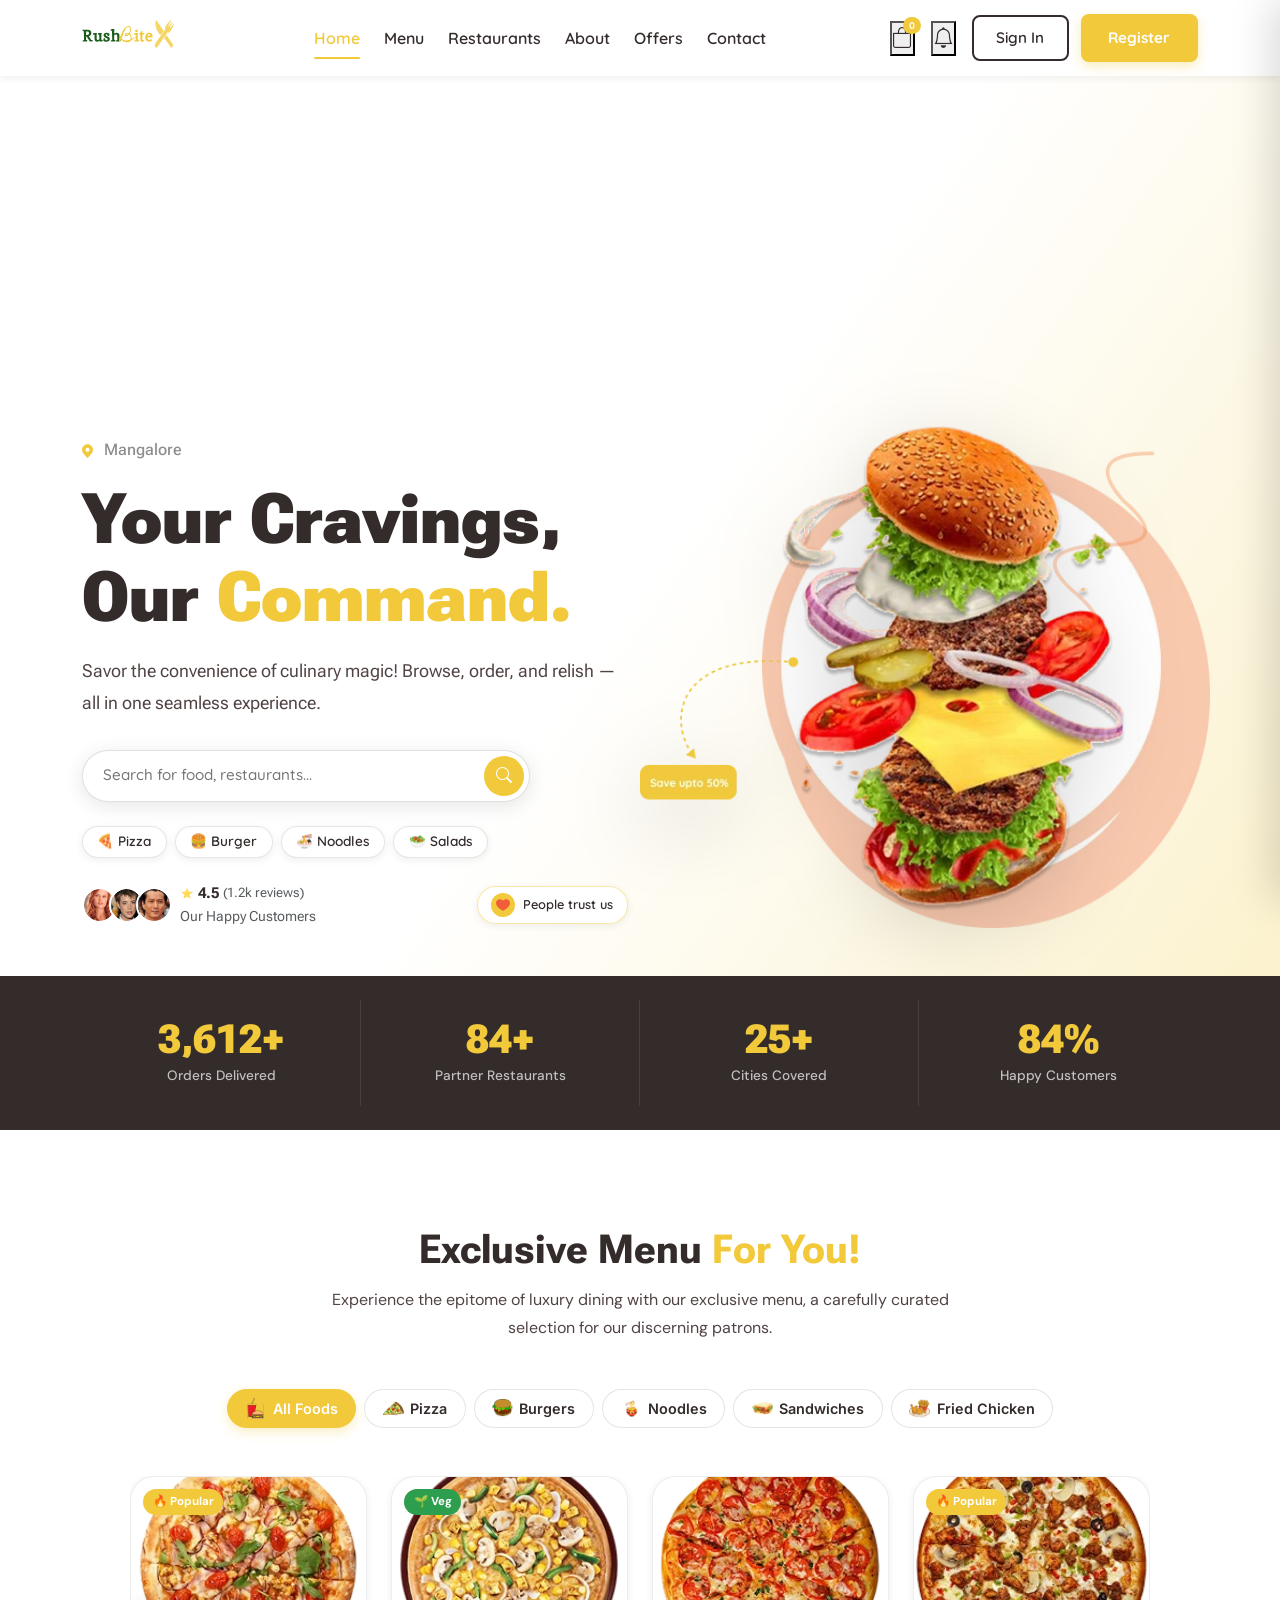
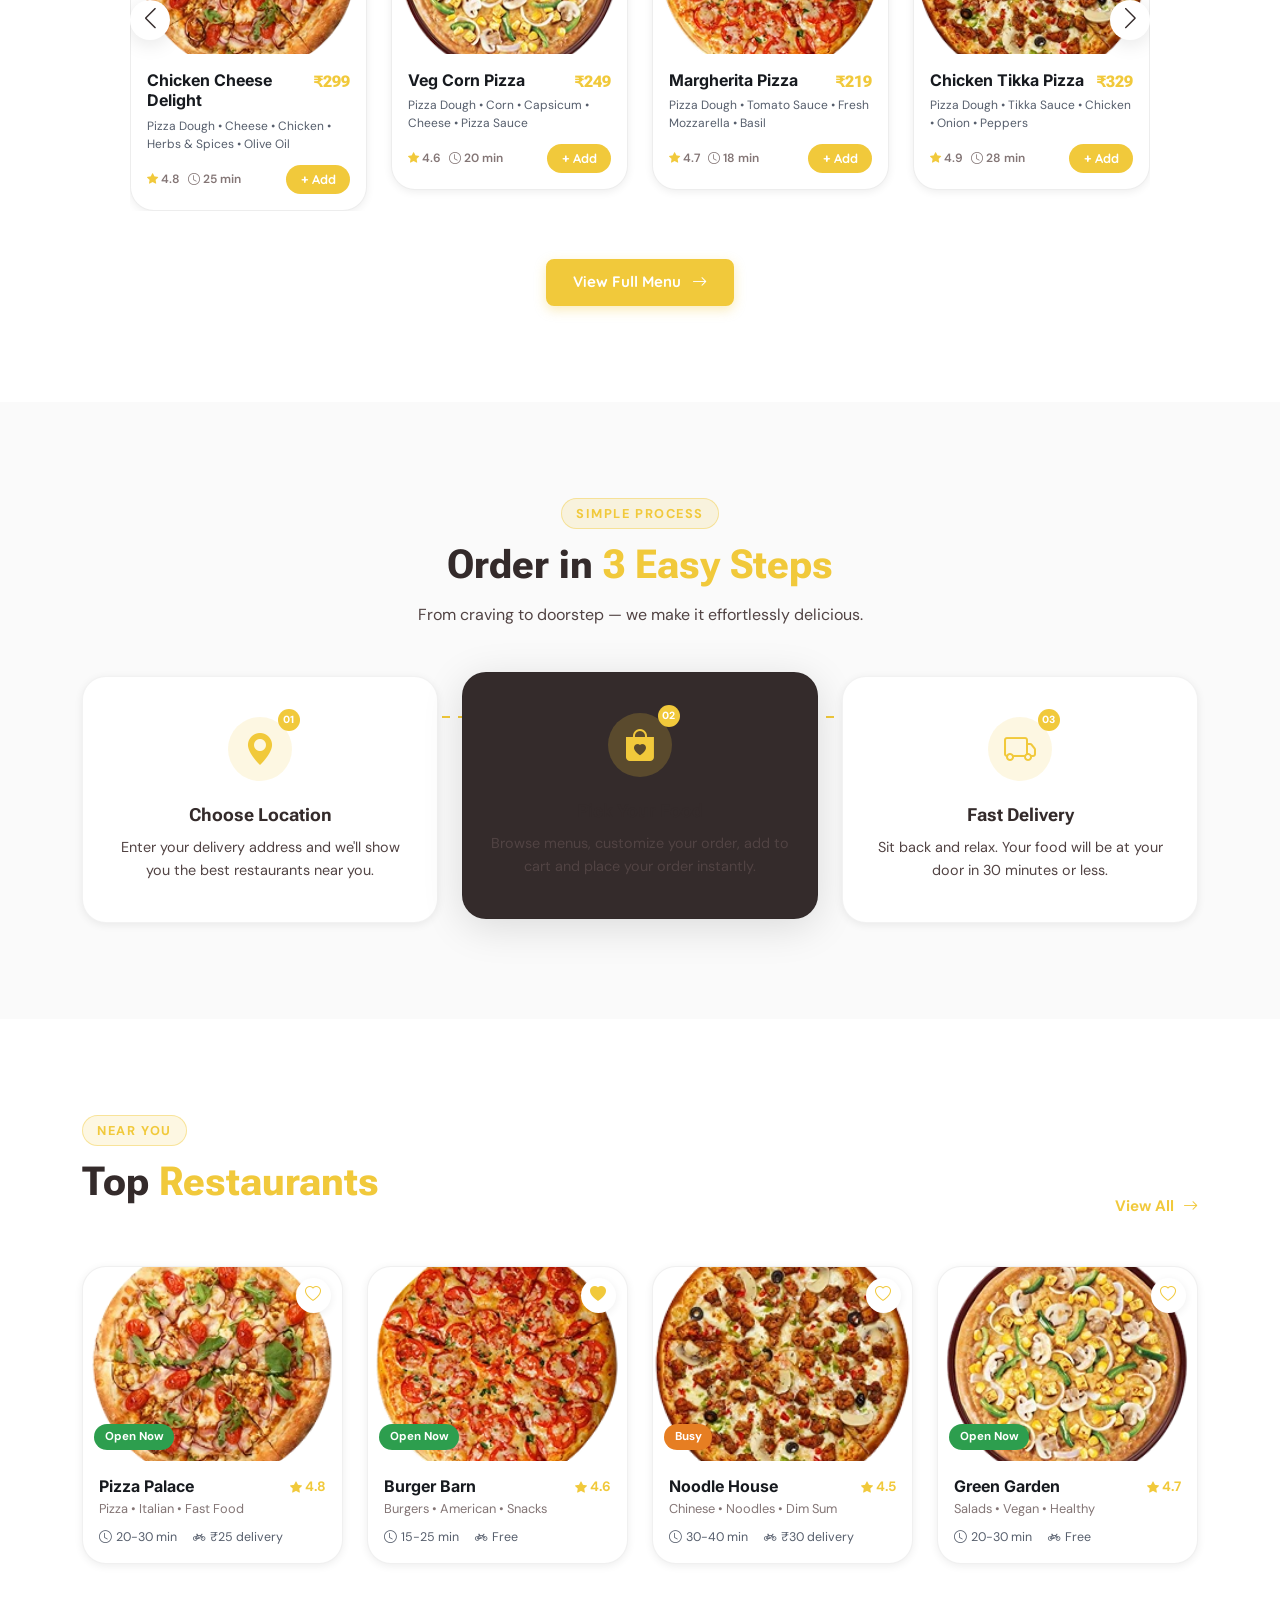
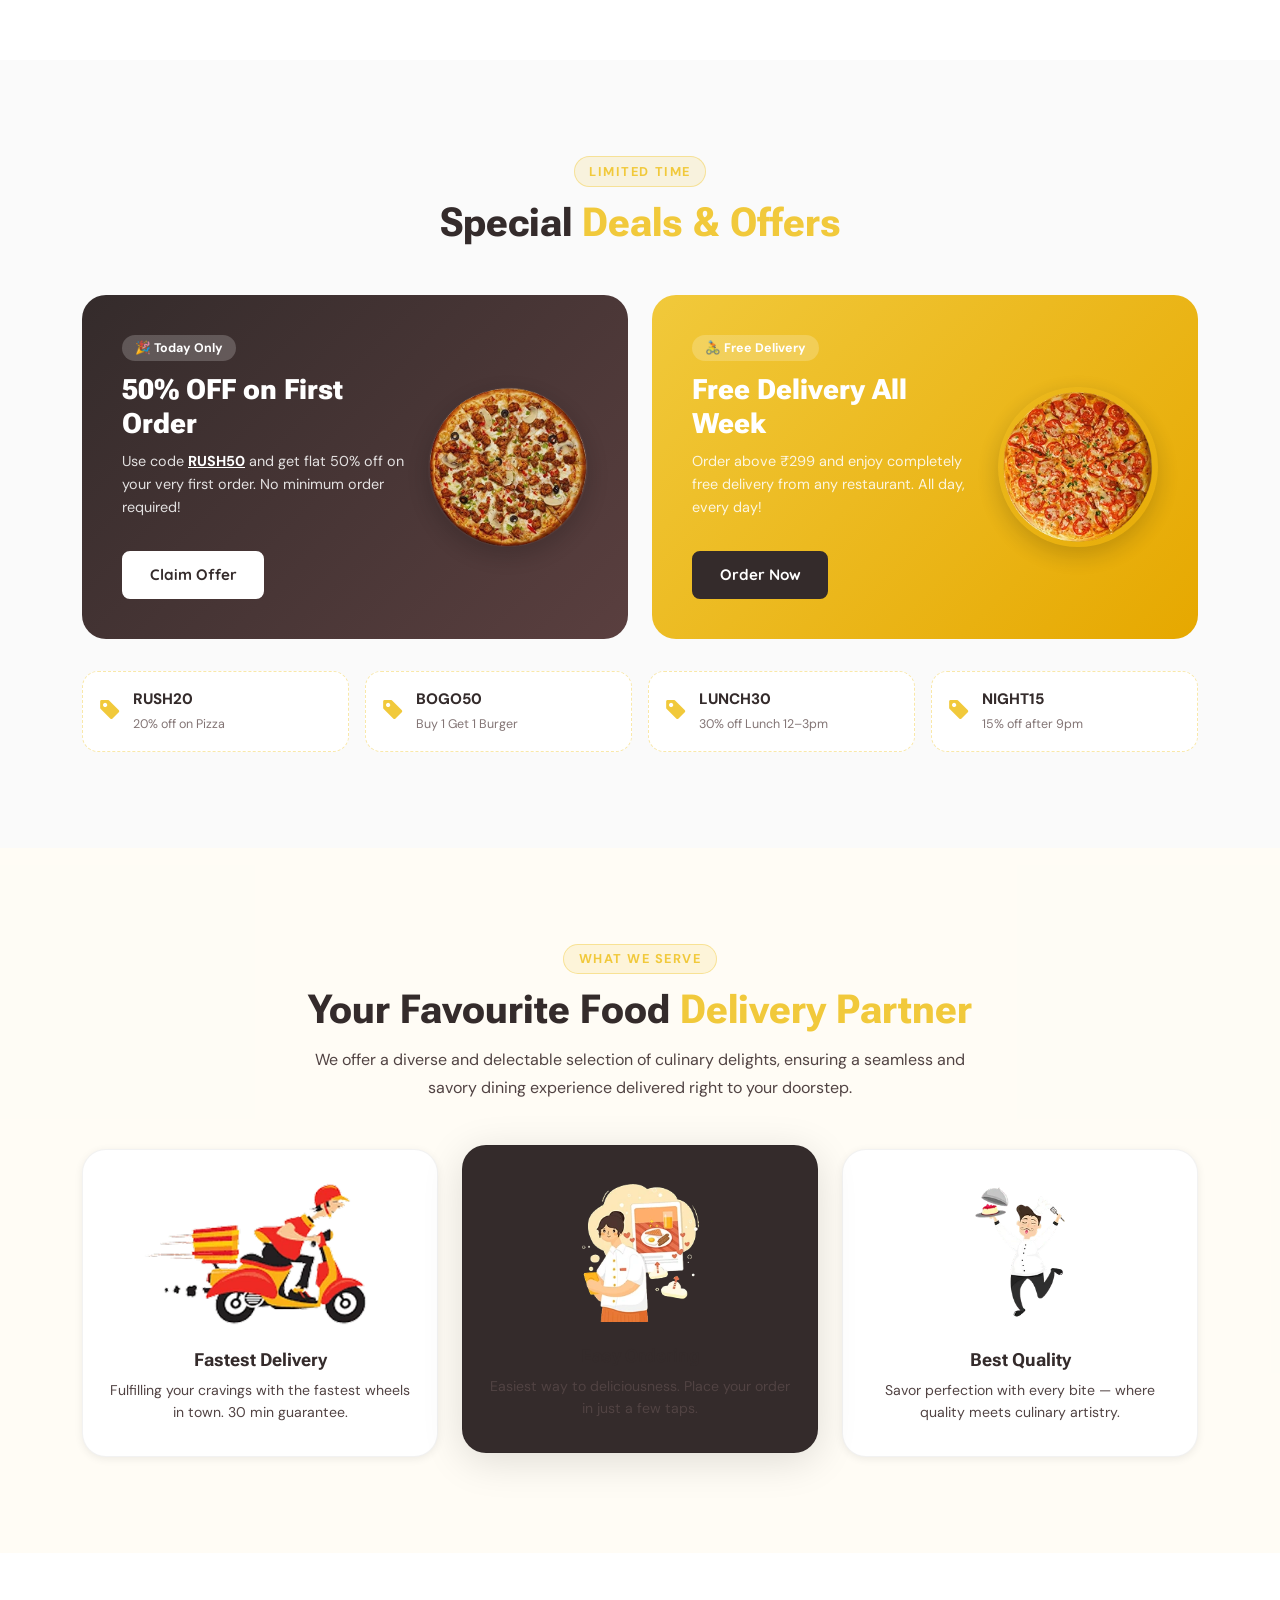
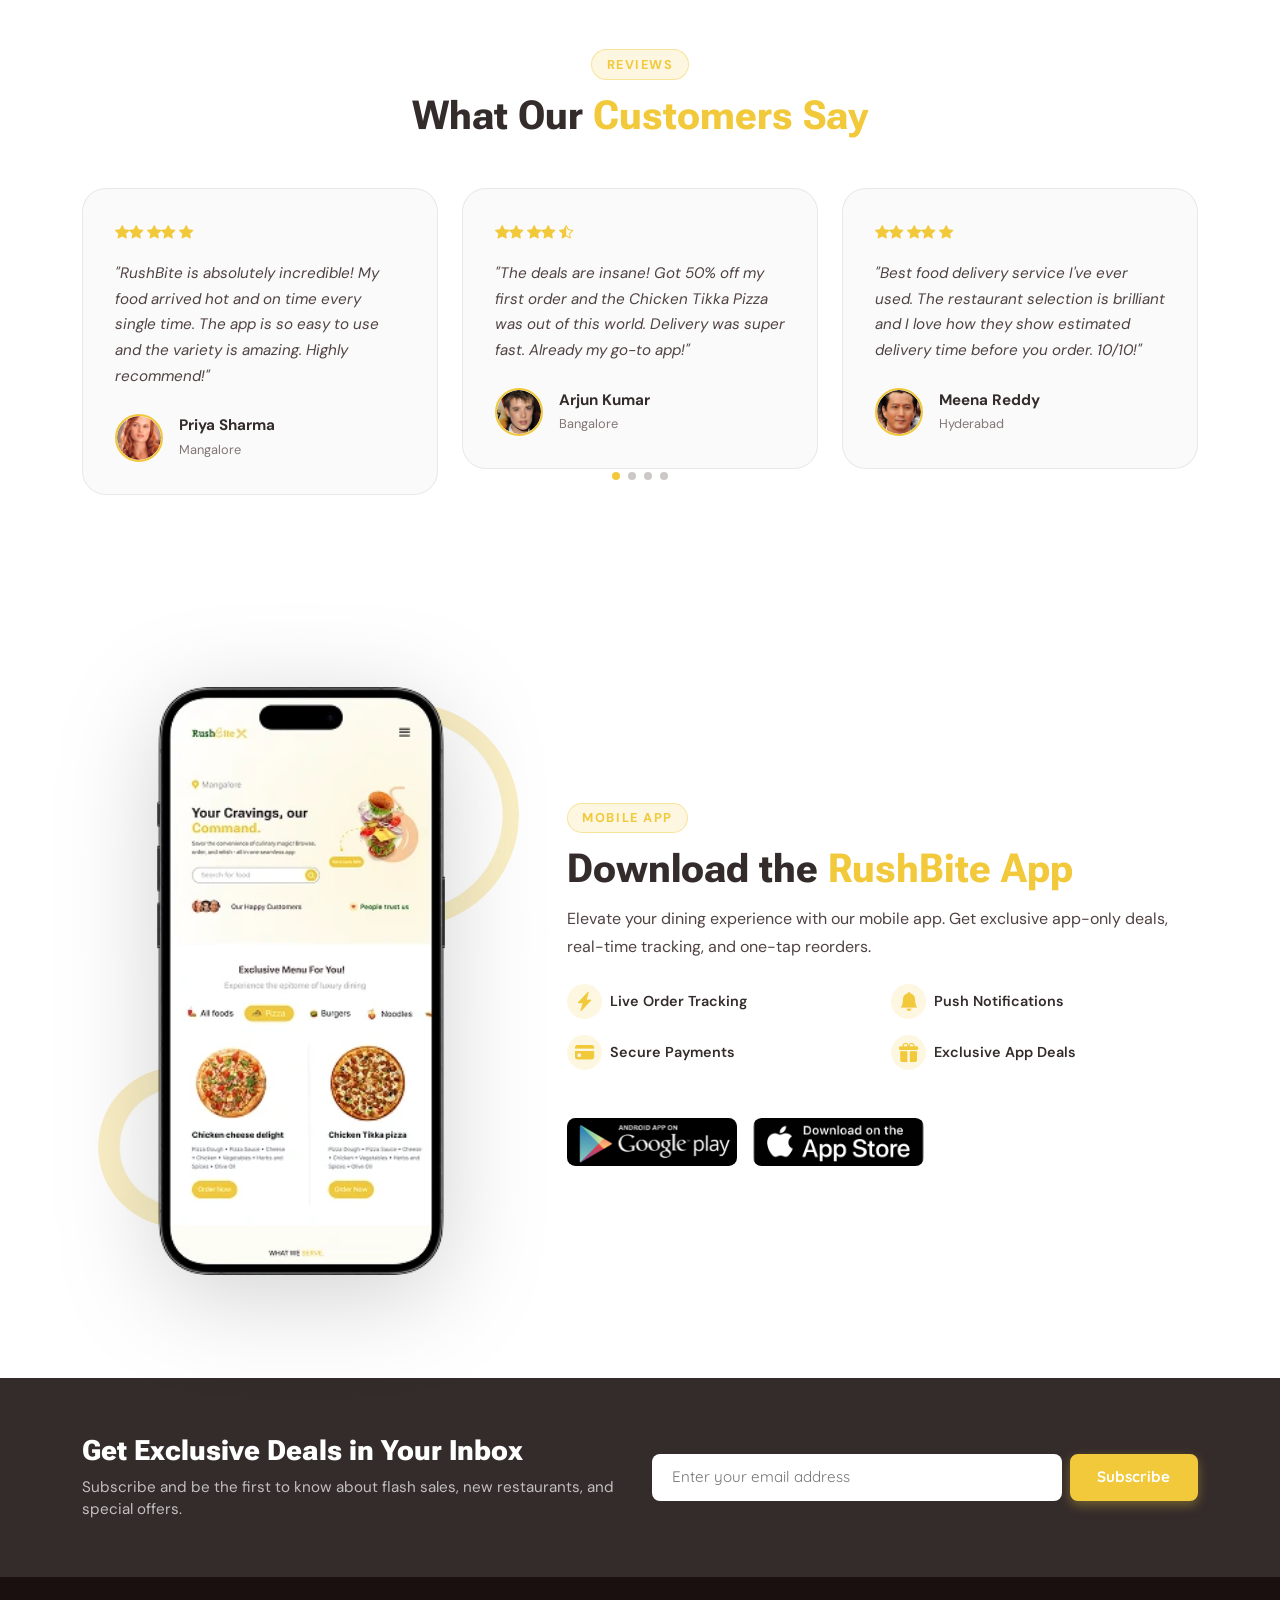
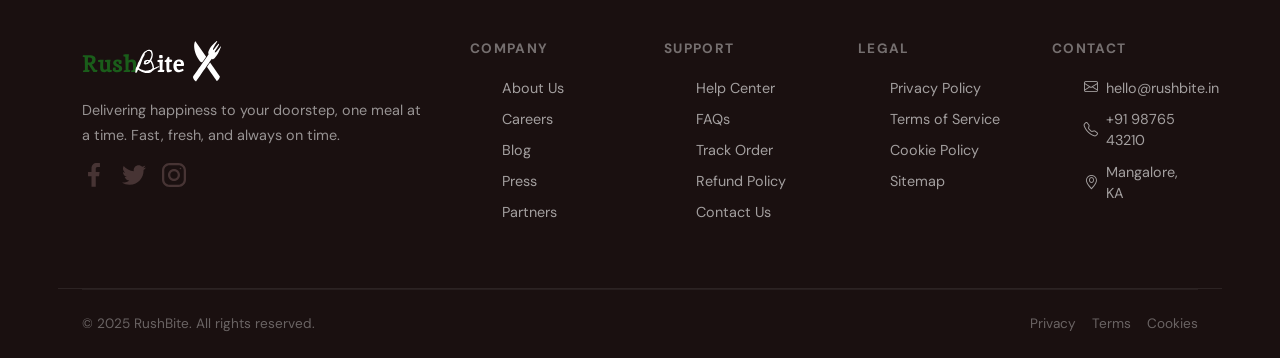
<file: index.html>
<!DOCTYPE html>
<html lang="en">

<head>
    <meta charset="UTF-8">
    <meta name="viewport" content="width=device-width, initial-scale=1.0">
    <title>RushBite — Order Food Fast</title>

    <!-- Fonts -->
    <link rel="preconnect" href="https://fonts.googleapis.com">
    <link rel="preconnect" href="https://fonts.gstatic.com" crossorigin>
    <link href="https://fonts.googleapis.com/css2?family=DM+Sans:ital,opsz,wght@0,9..40,100..1000;1,9..40,100..1000&family=Inter:ital,opsz,wght@0,14..32,100..900;1,14..32,100..900&family=Quicksand:wght@300..700&family=Roboto+Flex:opsz,wght@8..144,100..1000&display=swap" rel="stylesheet">

    <!-- Bootstrap 5 -->
    <link href="https://cdn.jsdelivr.net/npm/bootstrap@5.3.3/dist/css/bootstrap.min.css" rel="stylesheet">

    <!-- Bootstrap Icons -->
    <link rel="stylesheet" href="https://cdn.jsdelivr.net/npm/bootstrap-icons@1.11.3/font/bootstrap-icons.min.css">

    <!-- Swiper -->
    <link rel="stylesheet" href="https://cdn.jsdelivr.net/npm/swiper@11/swiper-bundle.min.css">

    <!-- Custom CSS -->
    <link rel="stylesheet" href="./assets/css/style.css">
</head>

<body>

<!-- ==================== NAVBAR ==================== -->
<nav class="navbar navbar-expand-lg rb-navbar sticky-top quicksand">
    <div class="container">
        <a class="navbar-brand" href="#">
            <img src="./assets/icons/logo.svg" alt="RushBite" height="36">
        </a>

        <div class="d-flex align-items-center gap-3 d-lg-none">
            <button class="nav-icon-btn position-relative" onclick="openCart()">
                <i class="bi bi-bag"></i>
                <span class="cart-badge" id="cartBadgeMobile">0</span>
            </button>
            <button class="navbar-toggler rb-toggler" type="button" data-bs-toggle="offcanvas" data-bs-target="#mobileMenu">
                <span></span><span></span><span></span>
            </button>
        </div>

        <div class="collapse navbar-collapse justify-content-center" id="navbarNav">
            <ul class="navbar-nav gap-lg-4">
                <li class="nav-item"><a class="nav-link active" href="#hero">Home</a></li>
                <li class="nav-item"><a class="nav-link" href="#menu">Menu</a></li>
                <li class="nav-item"><a class="nav-link" href="#restaurants">Restaurants</a></li>
                <li class="nav-item"><a class="nav-link" href="#about">About</a></li>
                <li class="nav-item"><a class="nav-link" href="#offers">Offers</a></li>
                <li class="nav-item"><a class="nav-link" href="#contact">Contact</a></li>
            </ul>
        </div>

        <div class="d-none d-lg-flex align-items-center gap-3">
            <button class="nav-icon-btn position-relative" onclick="openCart()" id="cartNavBtn">
                <i class="bi bi-bag"></i>
                <span class="cart-badge" id="cartBadgeDesktop">0</span>
            </button>
            <button class="nav-icon-btn position-relative" id="bellBtn" onclick="toggleNotifications(event)">
                <i class="bi bi-bell"></i>
                <span class="notif-dot" id="notifDot"></span>
            </button>
            <!-- Notification Dropdown -->
            <div class="notif-dropdown" id="notifDropdown">
                <div class="notif-dropdown-header">
                    <span>Notifications</span>
                    <button class="notif-clear" id="notifClearBtn" onclick="clearNotifications()">Clear all</button>
                </div>
                <div id="notifList"></div>
            </div>
            <div id="navAuthDesktop">
                <a href="login.html" class="rb-btn-outline">Sign In</a>
                <a href="signup.html" class="rb-btn ms-2">Register</a>
            </div>
            <div id="navUserDesktop" class="d-none align-items-center gap-2">
                <span class="user-greeting" id="userGreeting"></span>
                <button class="rb-btn-outline" onclick="logout()">Logout</button>
            </div>
        </div>
    </div>
</nav>

<!-- Mobile Offcanvas -->
<div class="offcanvas offcanvas-end rb-offcanvas" id="mobileMenu">
    <div class="offcanvas-header">
        <img src="./assets/icons/logo.svg" alt="RushBite" height="32">
        <button type="button" class="btn-close" data-bs-dismiss="offcanvas"></button>
    </div>
    <div class="offcanvas-body">
        <ul class="nav flex-column gap-2 mb-4">
            <li><a href="#hero" class="offcanvas-link" data-bs-dismiss="offcanvas">Home</a></li>
            <li><a href="#menu" class="offcanvas-link" data-bs-dismiss="offcanvas">Menu</a></li>
            <li><a href="#restaurants" class="offcanvas-link" data-bs-dismiss="offcanvas">Restaurants</a></li>
            <li><a href="#about" class="offcanvas-link" data-bs-dismiss="offcanvas">About</a></li>
            <li><a href="#offers" class="offcanvas-link" data-bs-dismiss="offcanvas">Offers</a></li>
            <li><a href="#contact" class="offcanvas-link" data-bs-dismiss="offcanvas">Contact</a></li>
        </ul>
        <div id="navAuthMobile" class="d-flex flex-column gap-2">
            <a href="login.html" class="rb-btn-outline text-center">Sign In</a>
            <a href="signup.html" class="rb-btn text-center">Register</a>
        </div>
        <div id="navUserMobile" class="d-none flex-column gap-2">
            <span class="user-greeting" id="userGreetingMobile"></span>
            <button class="rb-btn-outline" onclick="logout()">Logout</button>
        </div>
    </div>
</div>

<!-- ==================== HERO ==================== -->
<section class="hero-section" id="hero">
    <div class="container">
        <div class="row align-items-end min-vh-hero">
            <div class="col-lg-6 col-md-7 hero-content roboto">
                <a href="#" class="location-tag">
                    <img src="./assets/icons/carbon_location-filled.svg" alt="location">
                    <span>Mangalore</span>
                </a>
                <h1 class="hero-heading">Your Cravings, <br>Our <span>Command.</span></h1>
                <p class="hero-para">Savor the convenience of culinary magic! Browse, order, and relish — all in one seamless experience.</p>

                <form class="hero-search quicksand" onsubmit="return false;">
                    <input type="search" placeholder="Search for food, restaurants...">
                    <button type="submit" onclick="showSearchNotAvailable(event)"><i class="bi bi-search"></i></button>
                </form>

                <div class="hero-pills d-flex flex-wrap gap-2 mb-4">
                    <span class="pill">🍕 Pizza</span>
                    <span class="pill">🍔 Burger</span>
                    <span class="pill">🍜 Noodles</span>
                    <span class="pill">🥗 Salads</span>
                </div>

                <div class="hero-rating d-flex align-items-center gap-2">
                    <div class="avatar-stack d-flex">
                        <img src="./assets/icons/Ellipse-10.svg" alt="customer">
                        <img src="./assets/icons/Ellipse-11.svg" alt="customer">
                        <img src="./assets/icons/Ellipse-12.svg" alt="customer">
                    </div>
                    <div>
                        <div class="stars d-flex align-items-center gap-1">
                            <img src="./assets/icons/material-symbols_star.svg" alt="star">
                            <strong>4.5</strong>
                            <span class="text-muted">(1.2k reviews)</span>
                        </div>
                        <small class="text-muted">Our Happy Customers</small>
                    </div>
                    <div class="trust-pill ms-auto d-flex align-items-center gap-2">
                        <img src="./assets/icons/Frame.svg" alt="trust">
                        <span>People trust us</span>
                    </div>
                </div>
            </div>

            <div class="col-lg-6 col-md-5 hero-image-wrap d-none d-md-flex">
                <img class="hero-bg-circle" src="./assets/images/right-image-bg.webp" loading="lazy" alt="">
                <img class="hero-burger" src="./assets/images/right-image.webp" loading="lazy" alt="food">
            </div>
        </div>
    </div>
</section>

<!-- ==================== STATS BAR ==================== -->
<section class="stats-bar">
    <div class="container">
        <div class="row g-0 stats-inner">
            <div class="col-6 col-md-3 stat-item">
                <h3 class="stat-num" data-target="5000">0+</h3>
                <p>Orders Delivered</p>
            </div>
            <div class="col-6 col-md-3 stat-item">
                <h3 class="stat-num" data-target="120">0+</h3>
                <p>Partner Restaurants</p>
            </div>
            <div class="col-6 col-md-3 stat-item">
                <h3 class="stat-num" data-target="25">0+</h3>
                <p>Cities Covered</p>
            </div>
            <div class="col-6 col-md-3 stat-item">
                <h3 class="stat-num" data-target="98">0%</h3>
                <p>Happy Customers</p>
            </div>
        </div>
    </div>
</section>

<!-- ==================== EXCLUSIVE MENU ==================== -->
<section class="menu-section py-section" id="menu">
    <div class="container">
        <div class="section-head text-center mb-5 roboto">
            <h2>Exclusive Menu <span>For You!</span></h2>
            <p>Experience the epitome of luxury dining with our exclusive menu, a carefully curated selection for our discerning patrons.</p>
        </div>

        <!-- Category Filter -->
        <div class="category-tabs d-flex flex-wrap justify-content-center gap-2 mb-5 inter">
            <button class="cat-btn active" data-cat="all">
                <img src="./assets/icons/All-foods.svg" alt=""> All Foods
            </button>
            <button class="cat-btn" data-cat="pizza">
                <img src="./assets/icons/Pizza.svg" alt=""> Pizza
            </button>
            <button class="cat-btn" data-cat="burger">
                <img src="./assets/icons/Burger.svg" alt=""> Burgers
            </button>
            <button class="cat-btn" data-cat="noodles">
                <img src="./assets/icons/Noodles.svg" alt=""> Noodles
            </button>
            <button class="cat-btn" data-cat="sandwich">
                <img src="./assets/icons/Sandwiche.svg" alt=""> Sandwiches
            </button>
            <button class="cat-btn" data-cat="chicken">
                <img src="./assets/icons/Fried-chicken.svg" alt=""> Fried Chicken
            </button>
        </div>

        <!-- Swiper Slider -->
        <div class="slider-wrap position-relative">
            <div class="swiper menuSwiper">
                <div class="swiper-wrapper">
                    <div class="swiper-slide menu-card" data-cat="pizza">
                        <div class="menu-card-inner">
                            <div class="menu-img-wrap">
                                <img src="./assets/images/Chicken-cheese.webp" loading="lazy" alt="Chicken Cheese Delight">
                                <span class="menu-badge">🔥 Popular</span>
                            </div>
                            <div class="menu-card-body">
                                <div class="d-flex justify-content-between align-items-start">
                                    <h3>Chicken Cheese Delight</h3>
                                    <span class="menu-price">₹299</span>
                                </div>
                                <p>Pizza Dough • Cheese • Chicken • Herbs & Spices • Olive Oil</p>
                                <div class="menu-card-footer">
                                    <span class="menu-rating"><i class="bi bi-star-fill"></i> 4.8</span>
                                    <span class="menu-time"><i class="bi bi-clock"></i> 25 min</span>
                                    <button class="add-btn" data-id="1" data-name="Chicken Cheese Delight" data-price="299" data-img="./assets/images/Chicken-cheese.webp">+ Add</button>
                                </div>
                            </div>
                        </div>
                    </div>

                    <div class="swiper-slide menu-card" data-cat="pizza">
                        <div class="menu-card-inner">
                            <div class="menu-img-wrap">
                                <img src="./assets/images/Veg-Corn.webp" loading="lazy" alt="Veg Corn Pizza">
                                <span class="menu-badge veg">🌱 Veg</span>
                            </div>
                            <div class="menu-card-body">
                                <div class="d-flex justify-content-between align-items-start">
                                    <h3>Veg Corn Pizza</h3>
                                    <span class="menu-price">₹249</span>
                                </div>
                                <p>Pizza Dough • Corn • Capsicum • Cheese • Pizza Sauce</p>
                                <div class="menu-card-footer">
                                    <span class="menu-rating"><i class="bi bi-star-fill"></i> 4.6</span>
                                    <span class="menu-time"><i class="bi bi-clock"></i> 20 min</span>
                                    <button class="add-btn" data-id="2" data-name="Veg Corn Pizza" data-price="249" data-img="./assets/images/Veg-Corn.webp">+ Add</button>
                                </div>
                            </div>
                        </div>
                    </div>

                    <div class="swiper-slide menu-card" data-cat="pizza">
                        <div class="menu-card-inner">
                            <div class="menu-img-wrap">
                                <img src="./assets/images/Margerita.webp" loading="lazy" alt="Margherita Pizza">
                            </div>
                            <div class="menu-card-body">
                                <div class="d-flex justify-content-between align-items-start">
                                    <h3>Margherita Pizza</h3>
                                    <span class="menu-price">₹219</span>
                                </div>
                                <p>Pizza Dough • Tomato Sauce • Fresh Mozzarella • Basil</p>
                                <div class="menu-card-footer">
                                    <span class="menu-rating"><i class="bi bi-star-fill"></i> 4.7</span>
                                    <span class="menu-time"><i class="bi bi-clock"></i> 18 min</span>
                                    <button class="add-btn" data-id="3" data-name="Margherita Pizza" data-price="219" data-img="./assets/images/Margerita.webp">+ Add</button>
                                </div>
                            </div>
                        </div>
                    </div>

                    <div class="swiper-slide menu-card" data-cat="pizza">
                        <div class="menu-card-inner">
                            <div class="menu-img-wrap">
                                <img src="./assets/images/Chicken-Tikka.webp" loading="lazy" alt="Chicken Tikka Pizza">
                                <span class="menu-badge">🔥 Popular</span>
                            </div>
                            <div class="menu-card-body">
                                <div class="d-flex justify-content-between align-items-start">
                                    <h3>Chicken Tikka Pizza</h3>
                                    <span class="menu-price">₹329</span>
                                </div>
                                <p>Pizza Dough • Tikka Sauce • Chicken • Onion • Peppers</p>
                                <div class="menu-card-footer">
                                    <span class="menu-rating"><i class="bi bi-star-fill"></i> 4.9</span>
                                    <span class="menu-time"><i class="bi bi-clock"></i> 28 min</span>
                                    <button class="add-btn" data-id="4" data-name="Chicken Tikka Pizza" data-price="329" data-img="./assets/images/Chicken-Tikka.webp">+ Add</button>
                                </div>
                            </div>
                        </div>
                    </div>

                    <div class="swiper-slide menu-card" data-cat="burger">
                        <div class="menu-card-inner">
                            <div class="menu-img-wrap">
                                <img src="./assets/images/Chicken-cheese.webp" loading="lazy" alt="Crispy Chicken Burger">
                                <span class="menu-badge">⚡ Fast</span>
                            </div>
                            <div class="menu-card-body">
                                <div class="d-flex justify-content-between align-items-start">
                                    <h3>Crispy Chicken Burger</h3>
                                    <span class="menu-price">₹199</span>
                                </div>
                                <p>Brioche Bun • Crispy Chicken • Lettuce • Special Sauce</p>
                                <div class="menu-card-footer">
                                    <span class="menu-rating"><i class="bi bi-star-fill"></i> 4.7</span>
                                    <span class="menu-time"><i class="bi bi-clock"></i> 15 min</span>
                                    <button class="add-btn" data-id="5" data-name="Crispy Chicken Burger" data-price="199" data-img="./assets/images/Chicken-cheese.webp">+ Add</button>
                                </div>
                            </div>
                        </div>
                    </div>

                    <div class="swiper-slide menu-card" data-cat="noodles">
                        <div class="menu-card-inner">
                            <div class="menu-img-wrap">
                                <img src="./assets/images/Veg-Corn.webp" loading="lazy" alt="Hakka Noodles">
                                <span class="menu-badge veg">🌱 Veg</span>
                            </div>
                            <div class="menu-card-body">
                                <div class="d-flex justify-content-between align-items-start">
                                    <h3>Veg Hakka Noodles</h3>
                                    <span class="menu-price">₹179</span>
                                </div>
                                <p>Noodles • Mixed Veggies • Soy Sauce • Spring Onion</p>
                                <div class="menu-card-footer">
                                    <span class="menu-rating"><i class="bi bi-star-fill"></i> 4.5</span>
                                    <span class="menu-time"><i class="bi bi-clock"></i> 20 min</span>
                                    <button class="add-btn" data-id="6" data-name="Veg Hakka Noodles" data-price="179" data-img="./assets/images/Veg-Corn.webp">+ Add</button>
                                </div>
                            </div>
                        </div>
                    </div>
                </div>
                <div class="swiper-button-prev"></div>
                <div class="swiper-button-next"></div>
            </div>
        </div>

        <div class="text-center mt-5">
            <a href="#" class="rb-btn" onclick="showComingSoon(event)">View Full Menu <i class="bi bi-arrow-right ms-1"></i></a>
        </div>
    </div>
</section>

<!-- ==================== HOW IT WORKS ==================== -->
<section class="how-section py-section" id="about">
    <div class="container">
        <div class="section-head text-center mb-5 roboto">
            <span class="section-tag">Simple Process</span>
            <h2>Order in <span>3 Easy Steps</span></h2>
            <p>From craving to doorstep — we make it effortlessly delicious.</p>
        </div>
        <div class="row g-4 justify-content-center">
            <div class="col-12 col-md-4">
                <div class="how-card text-center">
                    <div class="how-icon">
                        <i class="bi bi-geo-alt-fill"></i>
                        <span class="step-num">01</span>
                    </div>
                    <h4>Choose Location</h4>
                    <p>Enter your delivery address and we'll show you the best restaurants near you.</p>
                </div>
            </div>
            <div class="col-12 col-md-4">
                <div class="how-card text-center how-card-active">
                    <div class="how-icon">
                        <i class="bi bi-bag-heart-fill"></i>
                        <span class="step-num">02</span>
                    </div>
                    <h4>Pick Your Food</h4>
                    <p>Browse menus, customize your order, add to cart and place your order instantly.</p>
                </div>
            </div>
            <div class="col-12 col-md-4">
                <div class="how-card text-center">
                    <div class="how-icon">
                        <i class="bi bi-truck"></i>
                        <span class="step-num">03</span>
                    </div>
                    <h4>Fast Delivery</h4>
                    <p>Sit back and relax. Your food will be at your door in 30 minutes or less.</p>
                </div>
            </div>
        </div>
    </div>
</section>

<!-- ==================== TOP RESTAURANTS ==================== -->
<section class="restaurants-section py-section" id="restaurants">
    <div class="container">
        <div class="d-flex flex-wrap justify-content-between align-items-end mb-5 roboto">
            <div class="section-head mb-0">
                <span class="section-tag">Near You</span>
                <h2>Top <span>Restaurants</span></h2>
            </div>
            <a href="#" class="rb-link d-none d-md-inline-flex">View All <i class="bi bi-arrow-right ms-1"></i></a>
        </div>
        <div class="row g-4">
            <div class="col-12 col-sm-6 col-lg-3">
                <div class="resto-card">
                    <div class="resto-img">
                        <img src="./assets/images/Chicken-cheese.webp" loading="lazy" alt="Pizza Palace">
                        <span class="resto-badge open">Open Now</span>
                        <button class="fav-btn"><i class="bi bi-heart"></i></button>
                    </div>
                    <div class="resto-body">
                        <div class="d-flex justify-content-between align-items-start">
                            <h4>Pizza Palace</h4>
                            <span class="resto-rating"><i class="bi bi-star-fill"></i> 4.8</span>
                        </div>
                        <p class="resto-cuisine">Pizza • Italian • Fast Food</p>
                        <div class="resto-meta">
                            <span><i class="bi bi-clock"></i> 20-30 min</span>
                            <span><i class="bi bi-bicycle"></i> ₹25 delivery</span>
                        </div>
                    </div>
                </div>
            </div>
            <div class="col-12 col-sm-6 col-lg-3">
                <div class="resto-card">
                    <div class="resto-img">
                        <img src="./assets/images/Margerita.webp" loading="lazy" alt="Burger Barn">
                        <span class="resto-badge open">Open Now</span>
                        <button class="fav-btn"><i class="bi bi-heart-fill"></i></button>
                    </div>
                    <div class="resto-body">
                        <div class="d-flex justify-content-between align-items-start">
                            <h4>Burger Barn</h4>
                            <span class="resto-rating"><i class="bi bi-star-fill"></i> 4.6</span>
                        </div>
                        <p class="resto-cuisine">Burgers • American • Snacks</p>
                        <div class="resto-meta">
                            <span><i class="bi bi-clock"></i> 15-25 min</span>
                            <span><i class="bi bi-bicycle"></i> Free</span>
                        </div>
                    </div>
                </div>
            </div>
            <div class="col-12 col-sm-6 col-lg-3">
                <div class="resto-card">
                    <div class="resto-img">
                        <img src="./assets/images/Chicken-Tikka.webp" loading="lazy" alt="Noodle House">
                        <span class="resto-badge busy">Busy</span>
                        <button class="fav-btn"><i class="bi bi-heart"></i></button>
                    </div>
                    <div class="resto-body">
                        <div class="d-flex justify-content-between align-items-start">
                            <h4>Noodle House</h4>
                            <span class="resto-rating"><i class="bi bi-star-fill"></i> 4.5</span>
                        </div>
                        <p class="resto-cuisine">Chinese • Noodles • Dim Sum</p>
                        <div class="resto-meta">
                            <span><i class="bi bi-clock"></i> 30-40 min</span>
                            <span><i class="bi bi-bicycle"></i> ₹30 delivery</span>
                        </div>
                    </div>
                </div>
            </div>
            <div class="col-12 col-sm-6 col-lg-3">
                <div class="resto-card">
                    <div class="resto-img">
                        <img src="./assets/images/Veg-Corn.webp" loading="lazy" alt="Green Garden">
                        <span class="resto-badge open">Open Now</span>
                        <button class="fav-btn"><i class="bi bi-heart"></i></button>
                    </div>
                    <div class="resto-body">
                        <div class="d-flex justify-content-between align-items-start">
                            <h4>Green Garden</h4>
                            <span class="resto-rating"><i class="bi bi-star-fill"></i> 4.7</span>
                        </div>
                        <p class="resto-cuisine">Salads • Vegan • Healthy</p>
                        <div class="resto-meta">
                            <span><i class="bi bi-clock"></i> 20-30 min</span>
                            <span><i class="bi bi-bicycle"></i> Free</span>
                        </div>
                    </div>
                </div>
            </div>
        </div>
        <div class="text-center mt-4 d-md-none">
            <a href="#" class="rb-link">View All Restaurants <i class="bi bi-arrow-right ms-1"></i></a>
        </div>
    </div>
</section>

<!-- ==================== SPECIAL OFFERS ==================== -->
<section class="offers-section py-section" id="offers">
    <div class="container">
        <div class="section-head text-center mb-5 roboto">
            <span class="section-tag">Limited Time</span>
            <h2>Special <span>Deals & Offers</span></h2>
        </div>
        <div class="row g-4">
            <div class="col-12 col-md-6">
                <div class="offer-card offer-card-1">
                    <div class="offer-content">
                        <span class="offer-tag">🎉 Today Only</span>
                        <h3>50% OFF on First Order</h3>
                        <p>Use code <strong>RUSH50</strong> and get flat 50% off on your very first order. No minimum order required!</p>
                        <a href="#" class="rb-btn mt-3" onclick="showComingSoon(event)">Claim Offer</a>
                    </div>
                    <img src="./assets/images/Chicken-Tikka.webp" loading="lazy" alt="offer" class="offer-img">
                </div>
            </div>
            <div class="col-12 col-md-6">
                <div class="offer-card offer-card-2">
                    <div class="offer-content">
                        <span class="offer-tag">🚴 Free Delivery</span>
                        <h3>Free Delivery All Week</h3>
                        <p>Order above ₹299 and enjoy completely free delivery from any restaurant. All day, every day!</p>
                        <a href="#" class="rb-btn rb-btn-dark mt-3" onclick="showComingSoon(event)">Order Now</a>
                    </div>
                    <img src="./assets/images/Margerita.webp" loading="lazy" alt="offer" class="offer-img">
                </div>
            </div>
        </div>

        <!-- Promo Strip -->
        <div class="promo-strip row g-3 mt-3">
            <div class="col-6 col-md-3">
                <div class="promo-item">
                    <i class="bi bi-tag-fill"></i>
                    <div>
                        <strong>RUSH20</strong>
                        <small>20% off on Pizza</small>
                    </div>
                </div>
            </div>
            <div class="col-6 col-md-3">
                <div class="promo-item">
                    <i class="bi bi-tag-fill"></i>
                    <div>
                        <strong>BOGO50</strong>
                        <small>Buy 1 Get 1 Burger</small>
                    </div>
                </div>
            </div>
            <div class="col-6 col-md-3">
                <div class="promo-item">
                    <i class="bi bi-tag-fill"></i>
                    <div>
                        <strong>LUNCH30</strong>
                        <small>30% off Lunch 12–3pm</small>
                    </div>
                </div>
            </div>
            <div class="col-6 col-md-3">
                <div class="promo-item">
                    <i class="bi bi-tag-fill"></i>
                    <div>
                        <strong>NIGHT15</strong>
                        <small>15% off after 9pm</small>
                    </div>
                </div>
            </div>
        </div>
    </div>
</section>

<!-- ==================== WHAT WE SERVE ==================== -->
<section class="serve-section py-section">
    <div class="container">
        <div class="section-head text-center mb-5 roboto">
            <span class="section-tag">What We Serve</span>
            <h2>Your Favourite Food <span>Delivery Partner</span></h2>
            <p>We offer a diverse and delectable selection of culinary delights, ensuring a seamless and savory dining experience delivered right to your doorstep.</p>
        </div>
        <div class="row g-4 justify-content-center">
            <div class="col-12 col-sm-4 col-md-4">
                <div class="serve-card-item text-center">
                    <img src="./assets/images/Fastest-Delivery.webp" loading="lazy" alt="Fastest Delivery">
                    <h4>Fastest Delivery</h4>
                    <p>Fulfilling your cravings with the fastest wheels in town. 30 min guarantee.</p>
                </div>
            </div>
            <div class="col-12 col-sm-4 col-md-4">
                <div class="serve-card-item text-center serve-card-highlight">
                    <img src="./assets/images/Easy-Ordering.webp" loading="lazy" alt="Easy Ordering">
                    <h4>Easy Ordering</h4>
                    <p>Easiest way to deliciousness. Place your order in just a few taps.</p>
                </div>
            </div>
            <div class="col-12 col-sm-4 col-md-4">
                <div class="serve-card-item text-center">
                    <img src="./assets/images/Best-Quality.webp" loading="lazy" alt="Best Quality">
                    <h4>Best Quality</h4>
                    <p>Savor perfection with every bite — where quality meets culinary artistry.</p>
                </div>
            </div>
        </div>
    </div>
</section>

<!-- ==================== TESTIMONIALS ==================== -->
<section class="testimonials-section py-section">
    <div class="container">
        <div class="section-head text-center mb-5 roboto">
            <span class="section-tag">Reviews</span>
            <h2>What Our <span>Customers Say</span></h2>
        </div>
        <div class="swiper testimonialsSwiper">
            <div class="swiper-wrapper">
                <div class="swiper-slide">
                    <div class="testi-card">
                        <div class="testi-stars mb-3">
                            <i class="bi bi-star-fill"></i><i class="bi bi-star-fill"></i>
                            <i class="bi bi-star-fill"></i><i class="bi bi-star-fill"></i>
                            <i class="bi bi-star-fill"></i>
                        </div>
                        <p>"RushBite is absolutely incredible! My food arrived hot and on time every single time. The app is so easy to use and the variety is amazing. Highly recommend!"</p>
                        <div class="testi-author d-flex align-items-center gap-3 mt-4">
                            <img src="./assets/icons/Ellipse-10.svg" alt="Priya S.">
                            <div>
                                <strong>Priya Sharma</strong>
                                <small>Mangalore</small>
                            </div>
                        </div>
                    </div>
                </div>
                <div class="swiper-slide">
                    <div class="testi-card">
                        <div class="testi-stars mb-3">
                            <i class="bi bi-star-fill"></i><i class="bi bi-star-fill"></i>
                            <i class="bi bi-star-fill"></i><i class="bi bi-star-fill"></i>
                            <i class="bi bi-star-half"></i>
                        </div>
                        <p>"The deals are insane! Got 50% off my first order and the Chicken Tikka Pizza was out of this world. Delivery was super fast. Already my go-to app!"</p>
                        <div class="testi-author d-flex align-items-center gap-3 mt-4">
                            <img src="./assets/icons/Ellipse-11.svg" alt="Arjun K.">
                            <div>
                                <strong>Arjun Kumar</strong>
                                <small>Bangalore</small>
                            </div>
                        </div>
                    </div>
                </div>
                <div class="swiper-slide">
                    <div class="testi-card">
                        <div class="testi-stars mb-3">
                            <i class="bi bi-star-fill"></i><i class="bi bi-star-fill"></i>
                            <i class="bi bi-star-fill"></i><i class="bi bi-star-fill"></i>
                            <i class="bi bi-star-fill"></i>
                        </div>
                        <p>"Best food delivery service I've ever used. The restaurant selection is brilliant and I love how they show estimated delivery time before you order. 10/10!"</p>
                        <div class="testi-author d-flex align-items-center gap-3 mt-4">
                            <img src="./assets/icons/Ellipse-12.svg" alt="Meena R.">
                            <div>
                                <strong>Meena Reddy</strong>
                                <small>Hyderabad</small>
                            </div>
                        </div>
                    </div>
                </div>
                <div class="swiper-slide">
                    <div class="testi-card">
                        <div class="testi-stars mb-3">
                            <i class="bi bi-star-fill"></i><i class="bi bi-star-fill"></i>
                            <i class="bi bi-star-fill"></i><i class="bi bi-star-fill"></i>
                            <i class="bi bi-star-fill"></i>
                        </div>
                        <p>"I use RushBite every week for office lunch orders. The group ordering feature and live tracking make it perfect for teams. Customer support is also top-notch!"</p>
                        <div class="testi-author d-flex align-items-center gap-3 mt-4">
                            <img src="./assets/icons/Ellipse-10.svg" alt="Rahul M.">
                            <div>
                                <strong>Rahul Mehta</strong>
                                <small>Mumbai</small>
                            </div>
                        </div>
                    </div>
                </div>
            </div>
            <div class="swiper-pagination"></div>
        </div>
    </div>
</section>

<!-- ==================== DOWNLOAD APP ==================== -->
<section class="download-section py-section">
    <div class="container">
        <div class="row align-items-center g-5">
            <div class="col-12 col-md-5 text-center">
                <div class="phone-mockup-wrap position-relative">
                    <img class="phone-glow phone-glow-1" src="./assets/images/Ellipse-20.webp" loading="lazy" alt="">
                    <img class="phone-glow phone-glow-2" src="./assets/images/Ellipse-21.webp" loading="lazy" alt="">
                    <img class="phone-mockup" src="./assets/images/iPhone-15-Pro Black-Titanium-Mockup-Portrait.webp" loading="lazy" alt="RushBite App">
                </div>
            </div>
            <div class="col-12 col-md-7 roboto">
                <span class="section-tag">Mobile App</span>
                <h2 class="section-title">Download the <span>RushBite App</span></h2>
                <p class="section-para mb-4">Elevate your dining experience with our mobile app. Get exclusive app-only deals, real-time tracking, and one-tap reorders.</p>

                <div class="app-features row g-3 mb-5">
                    <div class="col-6">
                        <div class="app-feat d-flex align-items-center gap-2">
                            <i class="bi bi-lightning-charge-fill"></i>
                            <span>Live Order Tracking</span>
                        </div>
                    </div>
                    <div class="col-6">
                        <div class="app-feat d-flex align-items-center gap-2">
                            <i class="bi bi-bell-fill"></i>
                            <span>Push Notifications</span>
                        </div>
                    </div>
                    <div class="col-6">
                        <div class="app-feat d-flex align-items-center gap-2">
                            <i class="bi bi-credit-card-fill"></i>
                            <span>Secure Payments</span>
                        </div>
                    </div>
                    <div class="col-6">
                        <div class="app-feat d-flex align-items-center gap-2">
                            <i class="bi bi-gift-fill"></i>
                            <span>Exclusive App Deals</span>
                        </div>
                    </div>
                </div>

                <div class="d-flex flex-wrap gap-3">
                    <a href="#" class="store-btn">
                        <img src="./assets/icons/Play-store.svg" loading="lazy" alt="Google Play">
                    </a>
                    <a href="#" class="store-btn">
                        <img src="./assets/icons/App-store.svg" loading="lazy" alt="App Store">
                    </a>
                </div>
            </div>
        </div>
    </div>
</section>

<!-- ==================== NEWSLETTER ==================== -->
<section class="newsletter-section">
    <div class="container">
        <div class="newsletter-inner row align-items-center g-4">
            <div class="col-12 col-md-6">
                <h3>Get Exclusive Deals in Your Inbox</h3>
                <p>Subscribe and be the first to know about flash sales, new restaurants, and special offers.</p>
            </div>
            <div class="col-12 col-md-6">
                <form class="newsletter-form d-flex gap-2" onsubmit="return false;">
                    <input type="email" placeholder="Enter your email address">
                    <button type="submit" class="rb-btn">Subscribe</button>
                </form>
            </div>
        </div>
    </div>
</section>

<!-- ==================== FOOTER ==================== -->
<footer class="rb-footer" id="contact">
    <div class="container">
        <div class="row g-5 footer-top">
            <!-- Brand col -->
            <div class="col-12 col-md-4 col-lg-4">
                <a href="#" class="d-inline-flex align-items-center gap-2 mb-3">
                    <img src="./assets/icons/RushBite-1.svg" alt="RushBite" height="36">
                    <img src="./assets/icons/emoji_fork_and_knife.svg" alt="" height="28">
                </a>
                <p class="footer-desc">Delivering happiness to your doorstep, one meal at a time. Fast, fresh, and always on time.</p>
                <div class="d-flex gap-3 mt-3">
                    <a href="#" class="social-btn"><img src="./assets/icons/facebook.svg" alt="Facebook"></a>
                    <a href="#" class="social-btn"><img src="./assets/icons/twitter.svg" alt="Twitter"></a>
                    <a href="#" class="social-btn"><img src="./assets/icons/instagram.svg" alt="Instagram"></a>
                </div>
            </div>

            <!-- Quick Links -->
            <div class="col-6 col-md-2 col-lg-2">
                <h6 class="footer-heading">Company</h6>
                <ul class="footer-list">
                    <li><a href="#">About Us</a></li>
                    <li><a href="#">Careers</a></li>
                    <li><a href="#">Blog</a></li>
                    <li><a href="#">Press</a></li>
                    <li><a href="#">Partners</a></li>
                </ul>
            </div>

            <!-- Support -->
            <div class="col-6 col-md-2 col-lg-2">
                <h6 class="footer-heading">Support</h6>
                <ul class="footer-list">
                    <li><a href="#">Help Center</a></li>
                    <li><a href="#">FAQs</a></li>
                    <li><a href="#">Track Order</a></li>
                    <li><a href="#">Refund Policy</a></li>
                    <li><a href="#">Contact Us</a></li>
                </ul>
            </div>

            <!-- Legal -->
            <div class="col-6 col-md-2 col-lg-2">
                <h6 class="footer-heading">Legal</h6>
                <ul class="footer-list">
                    <li><a href="#">Privacy Policy</a></li>
                    <li><a href="#">Terms of Service</a></li>
                    <li><a href="#">Cookie Policy</a></li>
                    <li><a href="#">Sitemap</a></li>
                </ul>
            </div>

            <!-- Contact -->
            <div class="col-6 col-md-2 col-lg-2">
                <h6 class="footer-heading">Contact</h6>
                <ul class="footer-list">
                    <li><i class="bi bi-envelope me-2"></i>hello@rushbite.in</li>
                    <li><i class="bi bi-telephone me-2"></i>+91 98765 43210</li>
                    <li><i class="bi bi-geo-alt me-2"></i>Mangalore, KA</li>
                </ul>
            </div>
        </div>

        <div class="footer-bottom d-flex flex-wrap justify-content-between align-items-center gap-3">
            <p>© 2025 RushBite. All rights reserved.</p>
            <div class="d-flex gap-3">
                <a href="#">Privacy</a>
                <a href="#">Terms</a>
                <a href="#">Cookies</a>
            </div>
        </div>
    </div>
</footer>

<!-- ==================== CART SIDEBAR ==================== -->
<div class="cart-overlay" id="cartOverlay" onclick="closeCart()"></div>
<div class="cart-sidebar" id="cartSidebar">
    <div class="cart-header">
        <div class="d-flex align-items-center gap-2">
            <i class="bi bi-bag-fill"></i>
            <h5>Your Cart</h5>
            <span class="cart-count-pill" id="cartCountPill">0</span>
        </div>
        <button class="cart-close" onclick="closeCart()"><i class="bi bi-x-lg"></i></button>
    </div>

    <div class="cart-body" id="cartBody">
        <div class="cart-empty" id="cartEmpty">
            <i class="bi bi-bag"></i>
            <p>Your cart is empty</p>
            <small>Add items from the menu to get started</small>
        </div>
        <div id="cartItems"></div>
    </div>

    <div class="cart-footer" id="cartFooter" style="display:none">
        <div class="cart-summary">
            <div class="d-flex justify-content-between">
                <span>Subtotal</span>
                <span id="cartSubtotal">₹0</span>
            </div>
            <div class="d-flex justify-content-between">
                <span>Delivery fee</span>
                <span class="text-success">Free</span>
            </div>
            <div class="d-flex justify-content-between cart-total">
                <strong>Total</strong>
                <strong id="cartTotal">₹0</strong>
            </div>
        </div>
        <button class="buy-btn w-100" onclick="handleBuy()">
            <i class="bi bi-lightning-charge-fill"></i> Buy Now
        </button>
    </div>
</div>

<!-- ==================== COMING SOON POPUP ==================== -->
<div class="popup-overlay" id="comingSoonOverlay" onclick="closePopup()"></div>
<div class="coming-soon-popup" id="comingSoonPopup">
    <button class="popup-close" onclick="closePopup()"><i class="bi bi-x-lg"></i></button>
    <div class="popup-emoji">🚀</div>
    <h3>Coming Soon!</h3>
    <p>We're working hard to bring you the full checkout experience. Stay tuned!</p>
    <div class="popup-progress">
        <div class="popup-progress-bar"></div>
    </div>
    <small>We are launching full app very soon</small>
    <button class="rb-btn w-100 mt-4" onclick="closePopup()">Got it, I'll wait!</button>
</div>

<!-- ==================== TOAST ==================== -->
<div class="rb-toast" id="rbToast"></div>

<!-- Back to Top -->
<a href="#" class="back-to-top" id="backToTop"><i class="bi bi-arrow-up"></i></a>

<!-- Bootstrap JS -->
<script src="https://cdn.jsdelivr.net/npm/bootstrap@5.3.3/dist/js/bootstrap.bundle.min.js"></script>
<!-- Swiper JS -->
<script src="https://cdn.jsdelivr.net/npm/swiper@11/swiper-bundle.min.js"></script>

<script>
    // ============ AUTH ============
    function getUser() { return JSON.parse(localStorage.getItem('rb_user') || 'null'); }

    function logout() {
        localStorage.removeItem('rb_user');
        window.location.reload();
    }

    function initAuth() {
        const user = getUser();
        const deskAuth = document.getElementById('navAuthDesktop');
        const deskUser = document.getElementById('navUserDesktop');
        const mobAuth  = document.getElementById('navAuthMobile');
        const mobUser  = document.getElementById('navUserMobile');

        if (user) {
            deskAuth.classList.add('d-none');
            deskUser.classList.remove('d-none');
            deskUser.classList.add('d-flex');
            document.getElementById('userGreeting').textContent = 'Hi, ' + user.name.split(' ')[0] + ' 👋';
            mobAuth.classList.add('d-none');
            mobUser.classList.remove('d-none');
            mobUser.classList.add('d-flex');
            document.getElementById('userGreetingMobile').textContent = 'Hi, ' + user.name.split(' ')[0] + '!';
        }
    }

    // ============ CART ============
    function getCart() { return JSON.parse(localStorage.getItem('rb_cart') || '[]'); }
    function saveCart(cart) { localStorage.setItem('rb_cart', JSON.stringify(cart)); }

    function addToCart(id, name, price, img) {
        const user = getUser();
        if (!user) {
            showToast('🔒 Please sign in to add items to cart', 'warning');
            setTimeout(() => window.location.href = 'login.html', 1200);
            return;
        }
        let cart = getCart();
        const existing = cart.find(i => i.id === id);
        if (existing) {
            existing.qty++;
        } else {
            cart.push({ id, name, price: parseInt(price), img, qty: 1 });
        }
        saveCart(cart);
        updateCartUI();
        showToast('✅ ' + name + ' added to cart!');
    }

    function removeFromCart(id) {
        let cart = getCart().filter(i => i.id !== id);
        saveCart(cart);
        updateCartUI();
        renderCartItems();
    }

    function changeQty(id, delta) {
        let cart = getCart();
        const item = cart.find(i => i.id === id);
        if (!item) return;
        item.qty += delta;
        if (item.qty <= 0) cart = cart.filter(i => i.id !== id);
        saveCart(cart);
        updateCartUI();
        renderCartItems();
    }

    function updateCartUI() {
        const cart = getCart();
        const total = cart.reduce((s, i) => s + i.qty, 0);
        document.getElementById('cartBadgeDesktop').textContent = total;
        document.getElementById('cartBadgeMobile').textContent  = total;
        document.getElementById('cartCountPill').textContent    = total;
    }

    function renderCartItems() {
        const cart  = getCart();
        const empty = document.getElementById('cartEmpty');
        const list  = document.getElementById('cartItems');
        const footer = document.getElementById('cartFooter');

        if (cart.length === 0) {
            empty.style.display = 'flex';
            list.innerHTML  = '';
            footer.style.display = 'none';
            return;
        }

        empty.style.display = 'none';
        footer.style.display = 'block';

        let subtotal = 0;
        list.innerHTML = cart.map(item => {
            subtotal += item.price * item.qty;
            return `
            <div class="cart-item">
                <img src="${item.img}" alt="${item.name}">
                <div class="cart-item-info">
                    <h6>${item.name}</h6>
                    <span class="cart-item-price">₹${item.price}</span>
                </div>
                <div class="qty-controls">
                    <button onclick="changeQty('${item.id}', -1)"><i class="bi bi-dash"></i></button>
                    <span>${item.qty}</span>
                    <button onclick="changeQty('${item.id}', 1)"><i class="bi bi-plus"></i></button>
                </div>
                <button class="cart-item-remove" onclick="removeFromCart('${item.id}')">
                    <i class="bi bi-trash3"></i>
                </button>
            </div>`;
        }).join('');

        document.getElementById('cartSubtotal').textContent = '₹' + subtotal;
        document.getElementById('cartTotal').textContent    = '₹' + subtotal;
    }

    function openCart() {
        renderCartItems();
        document.getElementById('cartSidebar').classList.add('open');
        document.getElementById('cartOverlay').classList.add('show');
        document.body.style.overflow = 'hidden';
    }

    function closeCart() {
        document.getElementById('cartSidebar').classList.remove('open');
        document.getElementById('cartOverlay').classList.remove('show');
        document.body.style.overflow = '';
    }

    function handleBuy() {
        closeCart();
        setTimeout(() => {
            document.getElementById('comingSoonPopup').classList.add('show');
            document.getElementById('comingSoonOverlay').classList.add('show');
            document.body.style.overflow = 'hidden';
        }, 200);
    }

    function closePopup() {
        document.getElementById('comingSoonPopup').classList.remove('show');
        document.getElementById('comingSoonOverlay').classList.remove('show');
        document.body.style.overflow = '';
    }

    function showComingSoon(e) {
        e.preventDefault();
        document.getElementById('comingSoonPopup').classList.add('show');
        document.getElementById('comingSoonOverlay').classList.add('show');
        document.body.style.overflow = 'hidden';
    }

    function showSearchNotAvailable(e) {
        e.preventDefault();
        alert('Not Available');
    }

    // ============ TOAST ============
    let toastTimer;
    function showToast(msg, type = 'success') {
        const t = document.getElementById('rbToast');
        t.textContent = msg;
        t.className = 'rb-toast show rb-toast-' + type;
        clearTimeout(toastTimer);
        toastTimer = setTimeout(() => t.className = 'rb-toast', 2800);
    }

    // ============ ADD BTN DELEGATION ============
    document.addEventListener('click', function (e) {
        const btn = e.target.closest('.add-btn');
        if (!btn) return;
        const { id, name, price, img } = btn.dataset;
        addToCart(id, name, price, img);
        btn.innerHTML = '✓ Added';
        btn.classList.add('added');
        setTimeout(() => { btn.innerHTML = '+ Add'; btn.classList.remove('added'); }, 1500);
    });

    // ============ SWIPERS ============
    new Swiper(".menuSwiper", {
        slidesPerView: 1,
        spaceBetween: 16,
        loop: true,
        navigation: { nextEl: ".swiper-button-next", prevEl: ".swiper-button-prev" },
        breakpoints: {
            480: { slidesPerView: 2, spaceBetween: 16 },
            768: { slidesPerView: 3, spaceBetween: 20 },
            1024: { slidesPerView: 4, spaceBetween: 24 },
        }
    });

    new Swiper(".testimonialsSwiper", {
        slidesPerView: 1,
        spaceBetween: 24,
        loop: true,
        autoplay: { delay: 4000, disableOnInteraction: false },
        pagination: { el: ".swiper-pagination", clickable: true },
        breakpoints: { 768: { slidesPerView: 2 }, 1024: { slidesPerView: 3 } }
    });

    // ============ SCROLL ============
    window.addEventListener('scroll', () => {
        document.querySelector('.rb-navbar').classList.toggle('scrolled', window.scrollY > 50);
        document.getElementById('backToTop').classList.toggle('show', window.scrollY > 400);
    });

    // ============ COUNTERS ============
    const counters = document.querySelectorAll('.stat-num');
    const observer = new IntersectionObserver(entries => {
        entries.forEach(entry => {
            if (!entry.isIntersecting) return;
            const el = entry.target;
            const target = parseInt(el.dataset.target);
            const suffix = el.textContent.replace(/[0-9]/g, '');
            let current = 0;
            const step = Math.ceil(target / 60);
            const timer = setInterval(() => {
                current = Math.min(current + step, target);
                el.textContent = current.toLocaleString() + suffix;
                if (current >= target) clearInterval(timer);
            }, 25);
            observer.unobserve(el);
        });
    }, { threshold: 0.5 });
    counters.forEach(c => observer.observe(c));

    // ============ CATEGORY FILTER ============
    document.querySelectorAll('.cat-btn').forEach(btn => {
        btn.addEventListener('click', function () {
            document.querySelectorAll('.cat-btn').forEach(b => b.classList.remove('active'));
            this.classList.add('active');
        });
    });

    // ============ NOTIFICATIONS ============
    function getNotifications() {
        const cart = getCart();
        if (cart.length === 0) return [];
        return cart.map(item => ({
            id: item.id,
            icon: '🛒',
            title: 'Order is processing',
            body: item.name + ' × ' + item.qty + ' — ₹' + (item.price * item.qty),
            time: 'Just now'
        }));
    }

    function renderNotifications() {
        const notifs = getNotifications();
        const list   = document.getElementById('notifList');
        const dot    = document.getElementById('notifDot');
        const clearBtn = document.getElementById('notifClearBtn');

        dot.style.display    = notifs.length ? 'block' : 'none';
        clearBtn.style.display = notifs.length ? 'inline-block' : 'none';

        if (notifs.length === 0) {
            list.innerHTML = `
                <div class="notif-empty">
                    <i class="bi bi-bell-slash"></i>
                    <p>No notifications yet</p>
                    <small>We'll let you know when something's up</small>
                </div>`;
            return;
        }

        list.innerHTML = notifs.map(n => `
            <div class="notif-item">
                <div class="notif-icon-wrap">${n.icon}</div>
                <div class="notif-content">
                    <strong>${n.title}</strong>
                    <span>${n.body}</span>
                    <small>${n.time}</small>
                </div>
                <span class="notif-pulse"></span>
            </div>`).join('');
    }

    function toggleNotifications(e) {
        e.stopPropagation();
        const dd = document.getElementById('notifDropdown');
        const isOpen = dd.classList.contains('open');
        closeAllDropdowns();
        if (!isOpen) {
            renderNotifications();
            dd.classList.add('open');
        }
    }

    function closeAllDropdowns() {
        document.getElementById('notifDropdown').classList.remove('open');
    }

    function clearNotifications() {
        saveCart([]);
        updateCartUI();
        renderNotifications();
    }

    document.addEventListener('click', function (e) {
        if (!e.target.closest('#bellBtn') && !e.target.closest('#notifDropdown')) {
            closeAllDropdowns();
        }
    });

    // ============ INIT ============
    initAuth();
    updateCartUI();
</script>

</body>
</html>
</file>
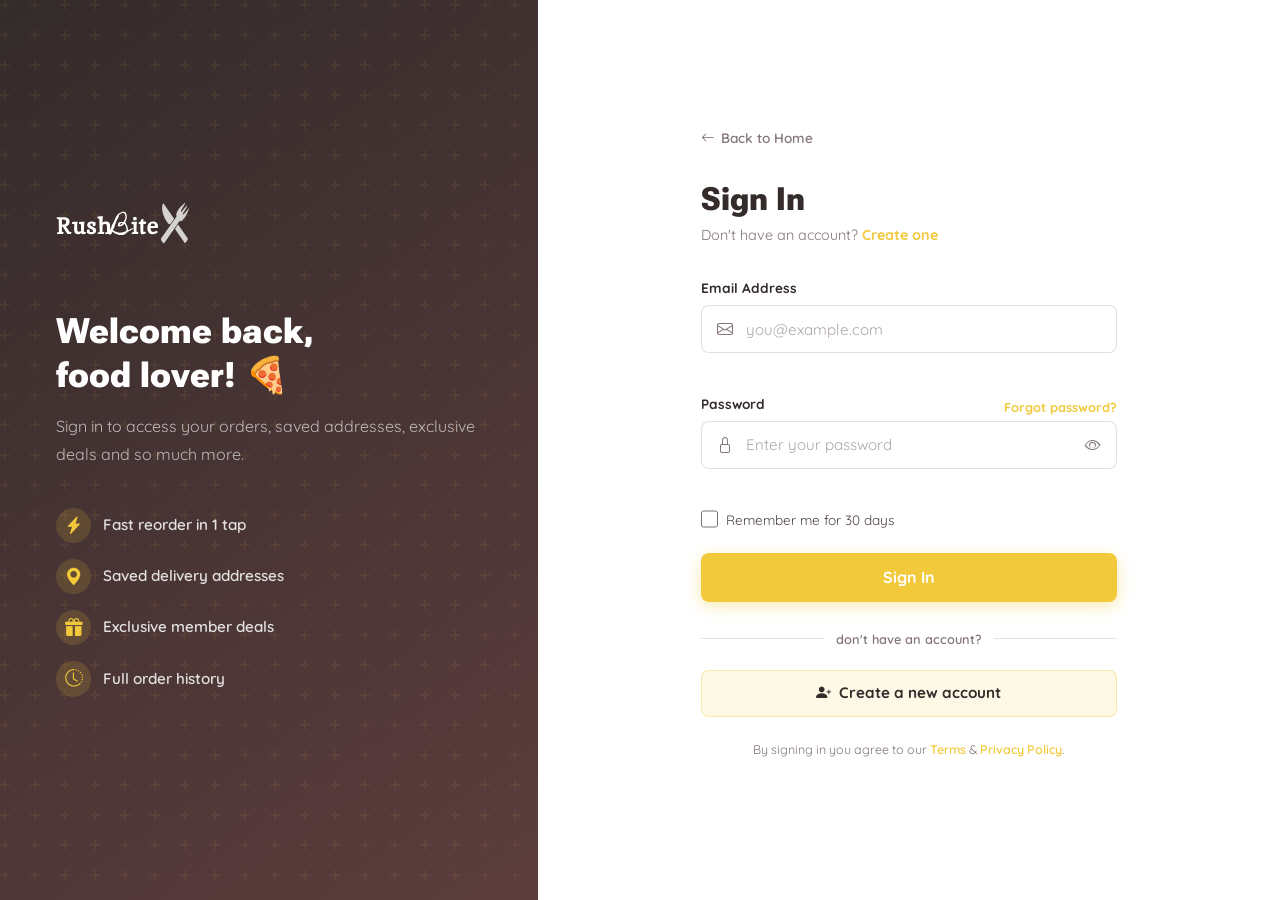
<file: login.html>
<!DOCTYPE html>
<html lang="en">
<head>
    <meta charset="UTF-8">
    <meta name="viewport" content="width=device-width, initial-scale=1.0">
    <title>Sign In — RushBite</title>
    <link rel="preconnect" href="https://fonts.googleapis.com">
    <link rel="preconnect" href="https://fonts.gstatic.com" crossorigin>
    <link href="https://fonts.googleapis.com/css2?family=Quicksand:wght@300..700&family=Roboto+Flex:opsz,wght@8..144,100..1000&display=swap" rel="stylesheet">
    <link href="https://cdn.jsdelivr.net/npm/bootstrap@5.3.3/dist/css/bootstrap.min.css" rel="stylesheet">
    <link rel="stylesheet" href="https://cdn.jsdelivr.net/npm/bootstrap-icons@1.11.3/font/bootstrap-icons.min.css">
    <link rel="stylesheet" href="./assets/css/auth.css">
</head>
<body class="auth-body">

<div class="auth-page">

    <!-- Left Panel -->
    <div class="auth-left d-none d-lg-flex">
        <div class="auth-left-content">
            <a href="index.html" class="auth-logo">
                <img src="./assets/icons/logo.svg" alt="RushBite" height="40">
            </a>
            <h2>Welcome back, <br>food lover! 🍕</h2>
            <p>Sign in to access your orders, saved addresses, exclusive deals and so much more.</p>
            <div class="auth-features">
                <div class="auth-feat"><i class="bi bi-lightning-charge-fill"></i> Fast reorder in 1 tap</div>
                <div class="auth-feat"><i class="bi bi-geo-alt-fill"></i> Saved delivery addresses</div>
                <div class="auth-feat"><i class="bi bi-gift-fill"></i> Exclusive member deals</div>
                <div class="auth-feat"><i class="bi bi-clock-history"></i> Full order history</div>
            </div>
        </div>
        <div class="auth-left-bg"></div>
    </div>

    <!-- Right Panel -->
    <div class="auth-right">
        <div class="auth-form-wrap">

            <a href="index.html" class="auth-back"><i class="bi bi-arrow-left"></i> Back to Home</a>

            <div class="auth-brand d-lg-none mb-4">
                <img src="./assets/icons/logo.svg" alt="RushBite" height="36">
            </div>

            <h1 class="auth-title">Sign In</h1>
            <p class="auth-subtitle">Don't have an account? <a href="signup.html" class="auth-link">Create one</a></p>

            <div id="authAlert" class="auth-alert d-none"></div>

            <form id="loginForm" class="auth-form" novalidate>

                <div class="form-group">
                    <label>Email Address</label>
                    <div class="input-wrap">
                        <i class="bi bi-envelope"></i>
                        <input type="email" id="loginEmail" placeholder="you@example.com" required autocomplete="email">
                    </div>
                    <span class="field-error" id="emailErr"></span>
                </div>

                <div class="form-group">
                    <div class="d-flex justify-content-between align-items-center">
                        <label>Password</label>
                        <a href="#" class="forgot-link">Forgot password?</a>
                    </div>
                    <div class="input-wrap">
                        <i class="bi bi-lock"></i>
                        <input type="password" id="loginPassword" placeholder="Enter your password" required autocomplete="current-password">
                        <button type="button" class="toggle-pw" onclick="togglePw('loginPassword', this)">
                            <i class="bi bi-eye"></i>
                        </button>
                    </div>
                    <span class="field-error" id="passErr"></span>
                </div>

                <div class="d-flex align-items-center gap-2 mb-4">
                    <input type="checkbox" id="rememberMe" class="auth-check">
                    <label for="rememberMe" class="check-label">Remember me for 30 days</label>
                </div>

                <button type="submit" class="auth-btn" id="loginBtn">
                    <span class="btn-text">Sign In</span>
                    <span class="btn-loader d-none"><i class="bi bi-arrow-clockwise spin"></i></span>
                </button>

                <div class="auth-divider"><span>don't have an account?</span></div>

                <a href="signup.html" class="signup-redirect-btn">
                    <i class="bi bi-person-plus-fill"></i> Create a new account
                </a>

            </form>

            <p class="auth-terms">By signing in you agree to our <a href="#">Terms</a> &amp; <a href="#">Privacy Policy</a>.</p>

        </div>
    </div>
</div>

<script>
    // Redirect if already logged in
    if (localStorage.getItem('rb_user')) window.location.href = 'index.html';

    function togglePw(id, btn) {
        const input = document.getElementById(id);
        const icon = btn.querySelector('i');
        if (input.type === 'password') {
            input.type = 'text';
            icon.className = 'bi bi-eye-slash';
        } else {
            input.type = 'password';
            icon.className = 'bi bi-eye';
        }
    }

    function showAlert(msg, type = 'error') {
        const el = document.getElementById('authAlert');
        el.className = `auth-alert auth-alert-${type}`;
        el.textContent = msg;
    }

    document.getElementById('loginForm').addEventListener('submit', function (e) {
        e.preventDefault();
        const email = document.getElementById('loginEmail').value.trim();
        const password = document.getElementById('loginPassword').value;
        let valid = true;

        document.getElementById('emailErr').textContent = '';
        document.getElementById('passErr').textContent = '';

        if (!email) { document.getElementById('emailErr').textContent = 'Email is required.'; valid = false; }
        if (!password) { document.getElementById('passErr').textContent = 'Password is required.'; valid = false; }
        if (!valid) return;

        const btn = document.getElementById('loginBtn');
        btn.querySelector('.btn-text').classList.add('d-none');
        btn.querySelector('.btn-loader').classList.remove('d-none');
        btn.disabled = true;

        setTimeout(() => {
            const users = JSON.parse(localStorage.getItem('rb_users') || '[]');
            const user = users.find(u => u.email === email && u.password === password);

            if (user) {
                localStorage.setItem('rb_user', JSON.stringify({ name: user.name, email: user.email }));
                showAlert('Login successful! Redirecting...', 'success');
                setTimeout(() => window.location.href = 'index.html', 900);
            } else {
                btn.querySelector('.btn-text').classList.remove('d-none');
                btn.querySelector('.btn-loader').classList.add('d-none');
                btn.disabled = false;
                showAlert('Invalid email or password. Please try again.');
            }
        }, 900);
    });
</script>

</body>
</html>
</file>
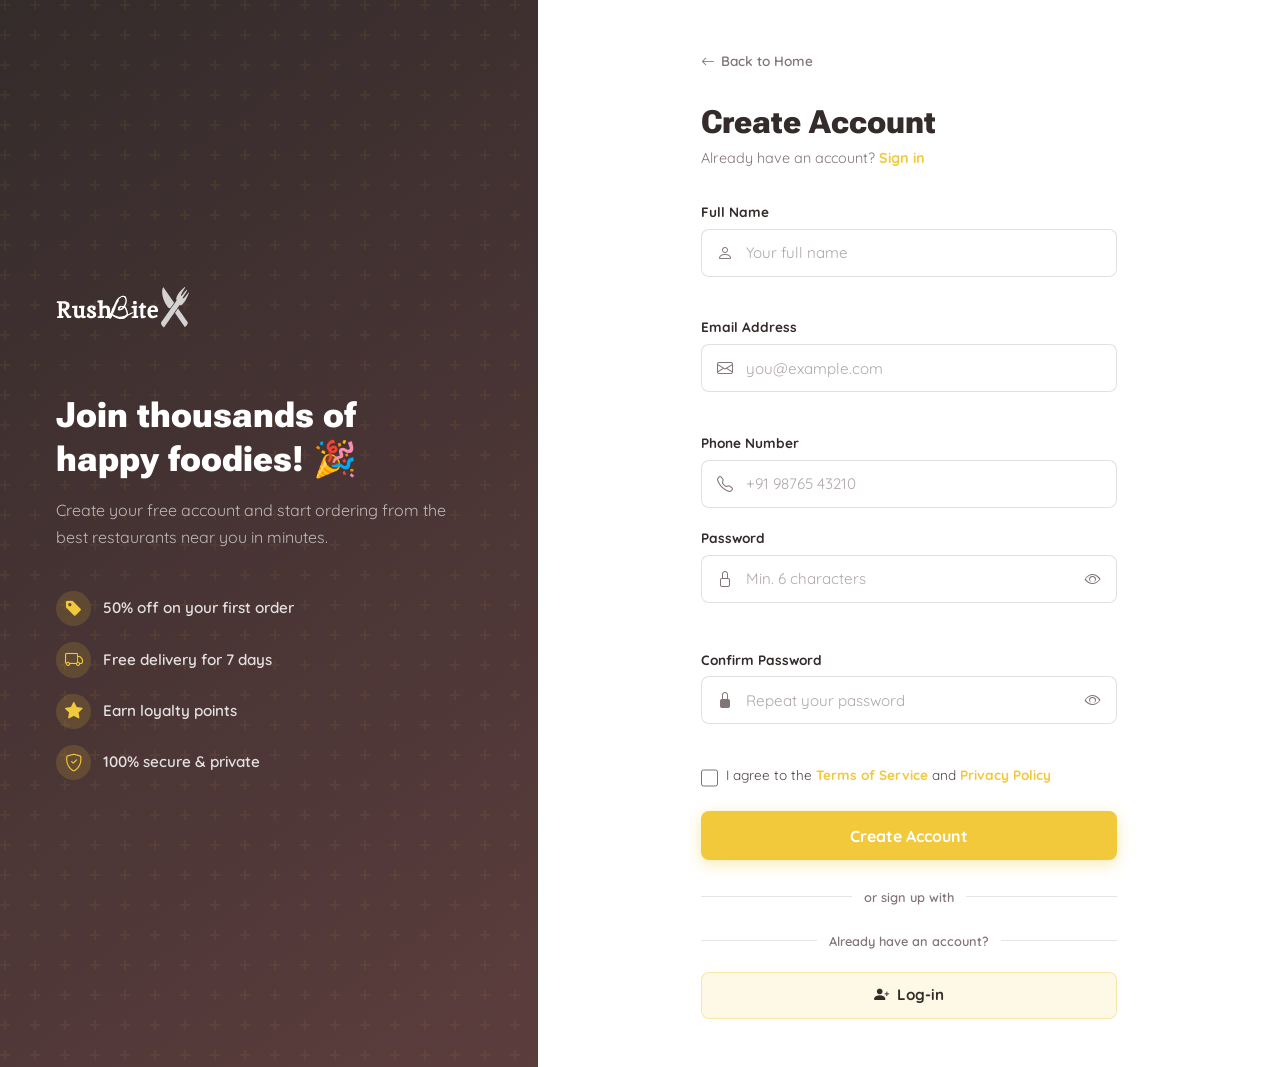
<file: signup.html>
<!DOCTYPE html>
<html lang="en">
<head>
    <meta charset="UTF-8">
    <meta name="viewport" content="width=device-width, initial-scale=1.0">
    <title>Create Account — RushBite</title>
    <link rel="preconnect" href="https://fonts.googleapis.com">
    <link rel="preconnect" href="https://fonts.gstatic.com" crossorigin>
    <link href="https://fonts.googleapis.com/css2?family=Quicksand:wght@300..700&family=Roboto+Flex:opsz,wght@8..144,100..1000&display=swap" rel="stylesheet">
    <link href="https://cdn.jsdelivr.net/npm/bootstrap@5.3.3/dist/css/bootstrap.min.css" rel="stylesheet">
    <link rel="stylesheet" href="https://cdn.jsdelivr.net/npm/bootstrap-icons@1.11.3/font/bootstrap-icons.min.css">
    <link rel="stylesheet" href="./assets/css/auth.css">
</head>
<body class="auth-body">

<div class="auth-page">

    <!-- Left Panel -->
    <div class="auth-left d-none d-lg-flex">
        <div class="auth-left-content">
            <a href="index.html" class="auth-logo">
                <img src="./assets/icons/logo.svg" alt="RushBite" height="40">
            </a>
            <h2>Join thousands of <br>happy foodies! 🎉</h2>
            <p>Create your free account and start ordering from the best restaurants near you in minutes.</p>
            <div class="auth-features">
                <div class="auth-feat"><i class="bi bi-tag-fill"></i> 50% off on your first order</div>
                <div class="auth-feat"><i class="bi bi-truck"></i> Free delivery for 7 days</div>
                <div class="auth-feat"><i class="bi bi-star-fill"></i> Earn loyalty points</div>
                <div class="auth-feat"><i class="bi bi-shield-check"></i> 100% secure & private</div>
            </div>
        </div>
        <div class="auth-left-bg"></div>
    </div>

    <!-- Right Panel -->
    <div class="auth-right">
        <div class="auth-form-wrap">

            <a href="index.html" class="auth-back"><i class="bi bi-arrow-left"></i> Back to Home</a>

            <div class="auth-brand d-lg-none mb-4">
                <img src="./assets/icons/logo.svg" alt="RushBite" height="36">
            </div>

            <h1 class="auth-title">Create Account</h1>
            <p class="auth-subtitle">Already have an account? <a href="login.html" class="auth-link">Sign in</a></p>

            <div id="authAlert" class="auth-alert d-none"></div>

            <form id="signupForm" class="auth-form" novalidate>

                <div class="form-group">
                    <label>Full Name</label>
                    <div class="input-wrap">
                        <i class="bi bi-person"></i>
                        <input type="text" id="signupName" placeholder="Your full name" required autocomplete="name">
                    </div>
                    <span class="field-error" id="nameErr"></span>
                </div>

                <div class="form-group">
                    <label>Email Address</label>
                    <div class="input-wrap">
                        <i class="bi bi-envelope"></i>
                        <input type="email" id="signupEmail" placeholder="you@example.com" required autocomplete="email">
                    </div>
                    <span class="field-error" id="emailErr"></span>
                </div>

                <div class="form-group">
                    <label>Phone Number</label>
                    <div class="input-wrap">
                        <i class="bi bi-telephone"></i>
                        <input type="tel" id="signupPhone" placeholder="+91 98765 43210" autocomplete="tel">
                    </div>
                </div>

                <div class="form-group">
                    <label>Password</label>
                    <div class="input-wrap">
                        <i class="bi bi-lock"></i>
                        <input type="password" id="signupPassword" placeholder="Min. 6 characters" required autocomplete="new-password">
                        <button type="button" class="toggle-pw" onclick="togglePw('signupPassword', this)">
                            <i class="bi bi-eye"></i>
                        </button>
                    </div>
                    <div class="pw-strength" id="pwStrength"></div>
                    <span class="field-error" id="passErr"></span>
                </div>

                <div class="form-group">
                    <label>Confirm Password</label>
                    <div class="input-wrap">
                        <i class="bi bi-lock-fill"></i>
                        <input type="password" id="signupConfirm" placeholder="Repeat your password" required autocomplete="new-password">
                        <button type="button" class="toggle-pw" onclick="togglePw('signupConfirm', this)">
                            <i class="bi bi-eye"></i>
                        </button>
                    </div>
                    <span class="field-error" id="confirmErr"></span>
                </div>

                <div class="d-flex align-items-start gap-2 mb-4">
                    <input type="checkbox" id="agreeTerms" class="auth-check mt-1" required>
                    <label for="agreeTerms" class="check-label">I agree to the <a href="#" class="auth-link">Terms of Service</a> and <a href="#" class="auth-link">Privacy Policy</a></label>
                </div>

                <button type="submit" class="auth-btn" id="signupBtn">
                    <span class="btn-text">Create Account</span>
                    <span class="btn-loader d-none"><i class="bi bi-arrow-clockwise spin"></i></span>
                </button>

                <div class="auth-divider"><span>or sign up with</span></div>

                    <div class="auth-divider"><span>Already have an account?</span></div>

                <a href="login.html" class="signup-redirect-btn">
                    <i class="bi bi-person-plus-fill"></i> Log-in 
                </a>

            </form>

        </div>
    </div>
</div>

<script>
    if (localStorage.getItem('rb_user')) window.location.href = 'index.html';

    function togglePw(id, btn) {
        const input = document.getElementById(id);
        const icon = btn.querySelector('i');
        input.type = input.type === 'password' ? 'text' : 'password';
        icon.className = input.type === 'password' ? 'bi bi-eye' : 'bi bi-eye-slash';
    }

    // Password strength
    document.getElementById('signupPassword').addEventListener('input', function () {
        const val = this.value;
        const bar = document.getElementById('pwStrength');
        let strength = 0, label = '', cls = '';
        if (val.length >= 6) strength++;
        if (/[A-Z]/.test(val)) strength++;
        if (/[0-9]/.test(val)) strength++;
        if (/[^A-Za-z0-9]/.test(val)) strength++;
        if (strength <= 1) { label = 'Weak'; cls = 'weak'; }
        else if (strength === 2) { label = 'Fair'; cls = 'fair'; }
        else if (strength === 3) { label = 'Good'; cls = 'good'; }
        else { label = 'Strong'; cls = 'strong'; }
        bar.innerHTML = val ? `<div class="pw-bar ${cls}"></div><span>${label}</span>` : '';
    });

    function showAlert(msg, type = 'error') {
        const el = document.getElementById('authAlert');
        el.className = `auth-alert auth-alert-${type}`;
        el.textContent = msg;
    }

    document.getElementById('signupForm').addEventListener('submit', function (e) {
        e.preventDefault();
        const name = document.getElementById('signupName').value.trim();
        const email = document.getElementById('signupEmail').value.trim();
        const phone = document.getElementById('signupPhone').value.trim();
        const password = document.getElementById('signupPassword').value;
        const confirm = document.getElementById('signupConfirm').value;
        const agreed = document.getElementById('agreeTerms').checked;

        ['nameErr','emailErr','passErr','confirmErr'].forEach(id => document.getElementById(id).textContent = '');
        let valid = true;

        if (!name) { document.getElementById('nameErr').textContent = 'Full name is required.'; valid = false; }
        if (!email || !/\S+@\S+\.\S+/.test(email)) { document.getElementById('emailErr').textContent = 'Valid email is required.'; valid = false; }
        if (password.length < 6) { document.getElementById('passErr').textContent = 'Password must be at least 6 characters.'; valid = false; }
        if (password !== confirm) { document.getElementById('confirmErr').textContent = 'Passwords do not match.'; valid = false; }
        if (!agreed) { showAlert('Please agree to the Terms of Service.'); valid = false; }
        if (!valid) return;

        const users = JSON.parse(localStorage.getItem('rb_users') || '[]');
        if (users.find(u => u.email === email)) {
            document.getElementById('emailErr').textContent = 'An account with this email already exists.';
            return;
        }

        const btn = document.getElementById('signupBtn');
        btn.querySelector('.btn-text').classList.add('d-none');
        btn.querySelector('.btn-loader').classList.remove('d-none');
        btn.disabled = true;

        setTimeout(() => {
            users.push({ name, email, phone, password });
            localStorage.setItem('rb_users', JSON.stringify(users));
            localStorage.setItem('rb_user', JSON.stringify({ name, email }));
            showAlert('Account created! Redirecting...', 'success');
            setTimeout(() => window.location.href = 'index.html', 900);
        }, 900);
    });
</script>

</body>
</html>
</file>
<file: assets/css/style.css>
/* ================================================
   RUSHBITE — style.css
   Theme: Yellow (#F1C93B) + Brown (#342B2B)
   ================================================ */

:root {
    --yellow: #F1C93B;
    --yellow-light: #f1ca3b25;
    --yellow-mid: #f1ca3b70;
    --primary: #342B2B;
    --parpel: #514343;
    --grey: #837575;
    --light-gray: #565E6C;
    --black: #000;
    --black-1: #1A1A1A;
    --black-2: #171A1F;
    --white: #fff;

    --ff-Roboto: 'Roboto Flex', sans-serif;
    --ff-Quicksand: 'Quicksand', sans-serif;
    --ff-Inter: 'Inter', sans-serif;
    --ff-Dm-sans: 'DM Sans', sans-serif;

    --radius-sm: 0.5rem;
    --radius-md: 1rem;
    --radius-lg: 1.5rem;
    --radius-xl: 2rem;
    --shadow-sm: 0 2px 8px rgba(0,0,0,0.07);
    --shadow-md: 0 4px 20px rgba(0,0,0,0.1);
    --shadow-lg: 0 8px 40px rgba(0,0,0,0.13);
    --transition: all 0.3s ease;
}

/* ==================== RESET ==================== */
*, *::before, *::after { box-sizing: border-box; }
* { margin: 0; padding: 0; }
img { max-width: 100%; height: auto; display: block; }
a { text-decoration: none; color: inherit; }
button { cursor: pointer; font-family: inherit; }

body {
    font-family: var(--ff-Dm-sans);
    color: var(--black-2);
    background: var(--white);
    overflow-x: hidden;
}

.py-section { padding: 5rem 0; }

/* ==================== TYPOGRAPHY UTILS ==================== */
.section-tag {
    display: inline-block;
    font-size: 0.8rem;
    font-weight: 700;
    letter-spacing: 0.12em;
    text-transform: uppercase;
    color: var(--yellow);
    background: var(--yellow-light);
    border: 1px solid var(--yellow-mid);
    padding: 0.3rem 0.9rem;
    border-radius: 2rem;
    margin-bottom: 0.75rem;
}

.section-head h2 {
    font-family: var(--ff-Roboto);
    font-size: clamp(1.6rem, 4vw, 2.5rem);
    font-weight: 700;
    color: var(--primary);
    line-height: 1.2;
    margin-bottom: 0.75rem;
}

.section-head h2 span,
.section-title span { color: var(--yellow); }

.section-head p,
.section-para {
    font-size: 1rem;
    color: var(--parpel);
    line-height: 1.7;
    max-width: 42rem;
    margin-inline: auto;
}

.section-title {
    font-family: var(--ff-Roboto);
    font-size: clamp(1.6rem, 4vw, 2.5rem);
    font-weight: 700;
    color: var(--primary);
    line-height: 1.2;
    margin-bottom: 0.75rem;
}

/* ==================== BUTTONS ==================== */
.rb-btn {
    display: inline-flex;
    align-items: center;
    justify-content: center;
    gap: 0.4rem;
    padding: 0.65rem 1.6rem;
    background: var(--yellow);
    color: var(--white);
    font-weight: 700;
    font-size: 0.95rem;
    border-radius: var(--radius-sm);
    border: 2px solid var(--yellow);
    transition: var(--transition);
    font-family: var(--ff-Quicksand);
    box-shadow: 0 4px 12px rgba(241,201,59,0.35);
}

.rb-btn:hover {
    background: #d4aa1f;
    border-color: #d4aa1f;
    color: var(--white);
    transform: translateY(-2px);
    box-shadow: 0 6px 18px rgba(241,201,59,0.45);
}

.rb-btn-dark {
    background: var(--primary);
    border-color: var(--primary);
    box-shadow: 0 4px 12px rgba(52,43,43,0.25);
}

.rb-btn-dark:hover {
    background: #1e1414;
    border-color: #1e1414;
    color: var(--white);
}

.rb-btn-outline {
    display: inline-flex;
    align-items: center;
    justify-content: center;
    padding: 0.6rem 1.4rem;
    background: transparent;
    color: var(--primary);
    font-weight: 600;
    font-size: 0.95rem;
    border-radius: var(--radius-sm);
    border: 2px solid var(--primary);
    transition: var(--transition);
    font-family: var(--ff-Quicksand);
}

.rb-btn-outline:hover {
    background: var(--primary);
    color: var(--white);
}

.rb-link {
    color: var(--yellow);
    font-weight: 700;
    font-size: 0.95rem;
    display: inline-flex;
    align-items: center;
    gap: 0.3rem;
    transition: var(--transition);
}

.rb-link:hover { color: #d4aa1f; gap: 0.6rem; }

/* ==================== NAVBAR ==================== */
.rb-navbar {
    background: var(--white);
    box-shadow: var(--shadow-sm);
    padding: 0.9rem 0;
    transition: var(--transition);
    font-family: var(--ff-Quicksand);
    z-index: 1000;
}

.rb-navbar.scrolled {
    box-shadow: 0 4px 24px rgba(0,0,0,0.12);
    padding: 0.6rem 0;
}

.rb-navbar .navbar-brand img { height: 36px; }

.rb-navbar .nav-link {
    font-size: 1rem;
    font-weight: 600;
    color: var(--primary);
    padding: 0.4rem 0 !important;
    position: relative;
    transition: var(--transition);
}

.rb-navbar .nav-link::after {
    content: '';
    position: absolute;
    bottom: -2px;
    left: 0;
    width: 0;
    height: 2px;
    background: var(--yellow);
    border-radius: 2px;
    transition: width 0.3s;
}

.rb-navbar .nav-link:hover,
.rb-navbar .nav-link.active { color: var(--yellow); }

.rb-navbar .nav-link:hover::after,
.rb-navbar .nav-link.active::after { width: 100%; }

.nav-icon-btn {
    position: relative;
    font-size: 1.3rem;
    color: var(--primary);
    transition: var(--transition);
    display: flex;
    align-items: center;
}

.nav-icon-btn:hover { color: var(--yellow); }

.cart-badge {
    position: absolute;
    top: -6px;
    right: -8px;
    background: var(--yellow);
    color: var(--white);
    font-size: 0.6rem;
    font-weight: 800;
    width: 1.1rem;
    height: 1.1rem;
    border-radius: 50%;
    display: flex;
    align-items: center;
    justify-content: center;
}

/* Hamburger */
.rb-toggler {
    background: none;
    border: none;
    padding: 0;
    width: 2rem;
    height: 1.5rem;
    display: flex;
    flex-direction: column;
    justify-content: space-between;
}

.rb-toggler span {
    width: 100%;
    height: 2px;
    background: var(--primary);
    border-radius: 2px;
    transition: var(--transition);
    display: block;
}

/* Offcanvas */
.rb-offcanvas { font-family: var(--ff-Quicksand); }

.offcanvas-link {
    display: block;
    font-size: 1.05rem;
    font-weight: 600;
    color: var(--primary);
    padding: 0.6rem 0;
    border-bottom: 1px solid rgba(0,0,0,0.06);
    transition: var(--transition);
}

.offcanvas-link:hover { color: var(--yellow); padding-left: 0.5rem; }

/* ==================== HERO ==================== */
.hero-section {
    background: linear-gradient(125deg, #fff 52%, #f1ca3b40);
    padding-top: 5rem;
    overflow: hidden;
    min-height: 100vh;
    display: flex;
    align-items: center;
    font-family: var(--ff-Roboto);
}

.min-vh-hero {
    min-height: calc(100vh - 5rem);
    padding: 3rem 0;
}

.location-tag {
    display: inline-flex;
    align-items: center;
    gap: 0.4rem;
    color: rgba(0,0,0,0.45);
    font-size: 1rem;
    font-weight: 500;
    margin-bottom: 1.2rem;
}

.location-tag img { width: 1rem; }

.hero-heading {
    font-size: clamp(2rem, 6vw, 4.4rem);
    font-weight: 800;
    color: var(--primary);
    line-height: 1.1;
    margin-bottom: 1.2rem;
}

.hero-heading span { color: var(--yellow); }

.hero-para {
    font-size: clamp(0.95rem, 2vw, 1.15rem);
    color: var(--parpel);
    line-height: 1.7;
    margin-bottom: 2rem;
    max-width: 34rem;
}

.hero-search {
    display: flex;
    align-items: center;
    background: var(--white);
    border: 1.5px solid rgba(0,0,0,0.12);
    border-radius: 3rem;
    padding: 0.3rem 0.3rem 0.3rem 1.25rem;
    max-width: 28rem;
    box-shadow: var(--shadow-md);
    margin-bottom: 1.5rem;
    gap: 0.5rem;
}

.hero-search input {
    flex: 1;
    border: none;
    outline: none;
    font-size: 0.95rem;
    font-family: var(--ff-Quicksand);
    font-weight: 500;
    color: var(--parpel);
    background: transparent;
    min-width: 0;
}

.hero-search button {
    background: var(--yellow);
    border: none;
    border-radius: 50%;
    width: 2.5rem;
    height: 2.5rem;
    display: flex;
    align-items: center;
    justify-content: center;
    color: var(--white);
    font-size: 1rem;
    flex-shrink: 0;
    transition: var(--transition);
}

.hero-search button:hover { background: #d4aa1f; transform: scale(1.05); }

.pill {
    background: var(--white);
    border: 1px solid rgba(0,0,0,0.1);
    border-radius: 2rem;
    padding: 0.3rem 0.9rem;
    font-size: 0.85rem;
    font-weight: 600;
    color: var(--primary);
    box-shadow: var(--shadow-sm);
    cursor: pointer;
    transition: var(--transition);
    font-family: var(--ff-Quicksand);
}

.pill:hover {
    background: var(--yellow);
    color: var(--white);
    border-color: var(--yellow);
}

.hero-rating {
    flex-wrap: wrap;
    gap: 0.75rem;
    margin-top: 1rem;
}

.avatar-stack img {
    width: 2.2rem;
    height: 2.2rem;
    border-radius: 50%;
    border: 2px solid var(--white);
    margin-left: -0.5rem;
    object-fit: cover;
}

.avatar-stack img:first-child { margin-left: 0; }

.stars img { width: 0.9rem; }
.stars strong { font-size: 0.95rem; color: var(--primary); }
.stars .text-muted { font-size: 0.8rem; }

.trust-pill {
    background: var(--white);
    border: 1px solid var(--yellow-mid);
    border-radius: 2rem;
    padding: 0.35rem 0.85rem;
    font-size: 0.8rem;
    font-weight: 600;
    color: var(--primary);
    box-shadow: var(--shadow-sm);
    font-family: var(--ff-Quicksand);
}

.trust-pill img {
    width: 1.5rem;
    height: 1.5rem;
    background: var(--yellow);
    border-radius: 50%;
    padding: 0.25rem;
}

/* Hero image */
.hero-image-wrap {
    position: relative;
    justify-content: flex-end;
    align-items: flex-end;
    min-height: 30rem;
}

.hero-bg-circle {
    position: absolute;
    bottom: 0;
    right: 0;
    width: clamp(14rem, 35vw, 28rem);
    z-index: 0;
}

.hero-burger {
    position: absolute;
    bottom: 0;
    right: 0;
    width: clamp(18rem, 45vw, 36rem);
    z-index: 1;
    filter: drop-shadow(0 20px 40px rgba(0,0,0,0.15));
}

/* ==================== STATS BAR ==================== */
.stats-bar {
    background: var(--primary);
    padding: 1.5rem 0;
}

.stats-inner {
    border-radius: var(--radius-md);
}

.stat-item {
    text-align: center;
    padding: 1.25rem;
    border-right: 1px solid rgba(255,255,255,0.1);
}

.stat-item:last-child { border-right: none; }

.stat-num {
    font-family: var(--ff-Roboto);
    font-size: clamp(1.75rem, 4vw, 2.5rem);
    font-weight: 800;
    color: var(--yellow);
    line-height: 1;
    margin-bottom: 0.35rem;
}

.stat-item p {
    font-size: 0.85rem;
    color: rgba(255,255,255,0.7);
    font-weight: 500;
    margin: 0;
}

/* ==================== MENU SECTION ==================== */
.menu-section { background: var(--white); }

.category-tabs .cat-btn {
    display: inline-flex;
    align-items: center;
    gap: 0.4rem;
    padding: 0.5rem 1.1rem;
    border: 1.5px solid rgba(0,0,0,0.1);
    border-radius: 2rem;
    background: var(--white);
    font-size: 0.9rem;
    font-weight: 600;
    color: var(--primary);
    transition: var(--transition);
    font-family: var(--ff-Inter);
}

.cat-btn img { width: 1.3rem; height: 1.3rem; }

.cat-btn:hover,
.cat-btn.active {
    background: var(--yellow);
    border-color: var(--yellow);
    color: var(--white);
    box-shadow: 0 4px 12px rgba(241,201,59,0.3);
}

/* Menu Card */
.slider-wrap { padding: 0 2.5rem; }

.menu-card-inner {
    background: var(--white);
    border-radius: var(--radius-lg);
    border: 1px solid rgba(0,0,0,0.07);
    overflow: hidden;
    box-shadow: var(--shadow-sm);
    transition: var(--transition);
    height: 100%;
}

.menu-card-inner:hover {
    box-shadow: var(--shadow-lg);
    transform: translateY(-4px);
}

.menu-img-wrap {
    position: relative;
    overflow: hidden;
    aspect-ratio: 4/3;
}

.menu-img-wrap img {
    width: 100%;
    height: 100%;
    object-fit: cover;
    transition: transform 0.4s ease;
}

.menu-card-inner:hover .menu-img-wrap img { transform: scale(1.06); }

.menu-badge {
    position: absolute;
    top: 0.75rem;
    left: 0.75rem;
    background: var(--yellow);
    color: var(--white);
    font-size: 0.72rem;
    font-weight: 700;
    padding: 0.25rem 0.6rem;
    border-radius: 2rem;
}

.menu-badge.veg { background: #2d9e4e; }

.menu-card-body { padding: 1rem; }

.menu-card-body h3 {
    font-size: 1rem;
    font-weight: 700;
    color: var(--black-2);
    margin-bottom: 0.35rem;
    font-family: var(--ff-Inter);
    line-height: 1.3;
}

.menu-price {
    font-size: 1rem;
    font-weight: 800;
    color: var(--yellow);
    white-space: nowrap;
    font-family: var(--ff-Roboto);
}

.menu-card-body > p {
    font-size: 0.75rem;
    color: var(--light-gray);
    line-height: 1.5;
    margin-bottom: 0.75rem;
}

.menu-card-footer {
    display: flex;
    align-items: center;
    gap: 0.5rem;
    flex-wrap: wrap;
}

.menu-rating,
.menu-time {
    font-size: 0.75rem;
    font-weight: 600;
    color: var(--grey);
    display: flex;
    align-items: center;
    gap: 0.2rem;
}

.menu-rating i { color: var(--yellow); font-size: 0.7rem; }

.add-btn {
    margin-left: auto;
    background: var(--yellow);
    color: var(--white);
    border: none;
    border-radius: 1.5rem;
    padding: 0.3rem 0.9rem;
    font-size: 0.8rem;
    font-weight: 700;
    transition: var(--transition);
    font-family: var(--ff-Quicksand);
}

.add-btn:hover { background: #d4aa1f; }
.add-btn.added { background: #2d9e4e; }

/* Swiper nav */
.swiper-button-prev,
.swiper-button-next {
    --swiper-navigation-color: var(--primary);
    --swiper-navigation-size: 1.3rem;
    background: var(--white);
    width: 2.5rem;
    height: 2.5rem;
    border-radius: 50%;
    box-shadow: var(--shadow-md);
    top: 40%;
}

.swiper-button-prev { left: 0; }
.swiper-button-next { right: 0; }

/* ==================== HOW IT WORKS ==================== */
.how-section { background: #fafafa; }

.how-card {
    background: var(--white);
    border-radius: var(--radius-lg);
    padding: 2.5rem 1.75rem;
    box-shadow: var(--shadow-sm);
    border: 1px solid rgba(0,0,0,0.05);
    transition: var(--transition);
    height: 100%;
}

.how-card:hover,
.how-card-active {
    background: var(--primary);
    box-shadow: var(--shadow-lg);
    transform: translateY(-4px);
}

.how-card:hover h4,
.how-card-active h4 { color: var(--white); }

.how-card:hover p,
.how-card-active p { color: rgba(255,255,255,0.75); }

.how-card:hover .how-icon i,
.how-card-active .how-icon i { background: rgba(241,201,59,0.2); }

.how-icon {
    position: relative;
    display: inline-flex;
    align-items: center;
    justify-content: center;
    margin-bottom: 1.5rem;
}

.how-icon i {
    font-size: 2rem;
    color: var(--yellow);
    background: var(--yellow-light);
    width: 4rem;
    height: 4rem;
    border-radius: 50%;
    display: flex;
    align-items: center;
    justify-content: center;
    transition: var(--transition);
}

.step-num {
    position: absolute;
    top: -0.5rem;
    right: -0.5rem;
    background: var(--yellow);
    color: var(--white);
    font-size: 0.65rem;
    font-weight: 800;
    width: 1.4rem;
    height: 1.4rem;
    border-radius: 50%;
    display: flex;
    align-items: center;
    justify-content: center;
}

.how-card h4 {
    font-family: var(--ff-Roboto);
    font-size: 1.1rem;
    font-weight: 700;
    color: var(--primary);
    margin-bottom: 0.6rem;
    transition: var(--transition);
}

.how-card p {
    font-size: 0.9rem;
    color: var(--parpel);
    line-height: 1.6;
    transition: var(--transition);
    margin: 0;
}

/* ==================== RESTAURANTS ==================== */
.restaurants-section { background: var(--white); }

.resto-card {
    border-radius: var(--radius-lg);
    overflow: hidden;
    box-shadow: var(--shadow-sm);
    border: 1px solid rgba(0,0,0,0.06);
    transition: var(--transition);
    background: var(--white);
    height: 100%;
}

.resto-card:hover {
    box-shadow: var(--shadow-lg);
    transform: translateY(-4px);
}

.resto-img {
    position: relative;
    aspect-ratio: 4/3;
    overflow: hidden;
}

.resto-img img {
    width: 100%;
    height: 100%;
    object-fit: cover;
    transition: transform 0.4s;
}

.resto-card:hover .resto-img img { transform: scale(1.06); }

.resto-badge {
    position: absolute;
    bottom: 0.7rem;
    left: 0.7rem;
    font-size: 0.72rem;
    font-weight: 700;
    padding: 0.25rem 0.65rem;
    border-radius: 2rem;
    color: var(--white);
}

.resto-badge.open { background: #2d9e4e; }
.resto-badge.busy { background: #e67e22; }

.fav-btn {
    position: absolute;
    top: 0.7rem;
    right: 0.7rem;
    background: var(--white);
    border: none;
    width: 2.2rem;
    height: 2.2rem;
    border-radius: 50%;
    display: flex;
    align-items: center;
    justify-content: center;
    font-size: 1rem;
    color: var(--yellow);
    box-shadow: var(--shadow-sm);
    transition: var(--transition);
}

.fav-btn:hover { transform: scale(1.15); }

.resto-body { padding: 1rem; }

.resto-body h4 {
    font-size: 1rem;
    font-weight: 700;
    color: var(--black-2);
    font-family: var(--ff-Inter);
    margin-bottom: 0.2rem;
}

.resto-rating {
    font-size: 0.85rem;
    font-weight: 700;
    color: var(--yellow);
    white-space: nowrap;
    display: flex;
    align-items: center;
    gap: 0.2rem;
}

.resto-rating i { font-size: 0.75rem; }

.resto-cuisine {
    font-size: 0.8rem;
    color: var(--grey);
    margin-bottom: 0.6rem;
}

.resto-meta {
    display: flex;
    flex-wrap: wrap;
    gap: 0.5rem 1rem;
}

.resto-meta span {
    font-size: 0.78rem;
    color: var(--light-gray);
    display: flex;
    align-items: center;
    gap: 0.3rem;
}

/* ==================== OFFERS ==================== */
.offers-section { background: #fafafa; }

.offer-card {
    border-radius: var(--radius-lg);
    padding: 2.5rem;
    display: flex;
    align-items: center;
    justify-content: space-between;
    gap: 1.5rem;
    overflow: hidden;
    position: relative;
    min-height: 16rem;
}

.offer-card-1 {
    background: linear-gradient(135deg, var(--primary) 0%, #5a3f3f 100%);
    color: var(--white);
}

.offer-card-2 {
    background: linear-gradient(135deg, var(--yellow) 0%, #e6a800 100%);
    color: var(--white);
}

.offer-content { flex: 1; min-width: 0; }

.offer-tag {
    display: inline-block;
    background: rgba(255,255,255,0.2);
    border-radius: 2rem;
    padding: 0.25rem 0.8rem;
    font-size: 0.78rem;
    font-weight: 700;
    margin-bottom: 0.75rem;
    color: var(--white);
}

.offer-card h3 {
    font-family: var(--ff-Roboto);
    font-size: clamp(1.25rem, 3vw, 1.75rem);
    font-weight: 800;
    color: var(--white);
    margin-bottom: 0.6rem;
    line-height: 1.2;
}

.offer-card p { font-size: 0.9rem; color: rgba(255,255,255,0.85); line-height: 1.6; }
.offer-card strong { color: var(--white); text-decoration: underline; }

.offer-img {
    width: clamp(6rem, 18vw, 10rem);
    height: clamp(6rem, 18vw, 10rem);
    object-fit: cover;
    border-radius: 50%;
    opacity: 0.9;
    flex-shrink: 0;
    box-shadow: 0 8px 24px rgba(0,0,0,0.2);
}

.offer-card .rb-btn {
    background: var(--white);
    color: var(--primary);
    border-color: var(--white);
    box-shadow: none;
}

.offer-card .rb-btn:hover { background: rgba(255,255,255,0.85); color: var(--primary); }
.offer-card .rb-btn-dark { background: var(--primary); color: var(--white); border-color: var(--primary); }
.offer-card .rb-btn-dark:hover { background: #1e1414; }

/* Promo strip */
.promo-item {
    background: var(--white);
    border: 1.5px dashed var(--yellow-mid);
    border-radius: var(--radius-md);
    padding: 1rem;
    display: flex;
    align-items: center;
    gap: 0.75rem;
    transition: var(--transition);
    cursor: pointer;
}

.promo-item:hover { border-color: var(--yellow); background: var(--yellow-light); }

.promo-item > i {
    font-size: 1.4rem;
    color: var(--yellow);
    flex-shrink: 0;
}

.promo-item strong { display: block; font-size: 0.95rem; color: var(--primary); font-weight: 800; }
.promo-item small { font-size: 0.78rem; color: var(--grey); }

/* ==================== SERVE SECTION ==================== */
.serve-section { background: rgba(241,201,59,0.05); }

.serve-card-item {
    background: var(--white);
    border-radius: var(--radius-lg);
    padding: 2rem 1.5rem;
    box-shadow: var(--shadow-sm);
    border: 1px solid rgba(0,0,0,0.05);
    transition: var(--transition);
    height: 100%;
}

.serve-card-item:hover,
.serve-card-highlight {
    box-shadow: var(--shadow-lg);
    transform: translateY(-4px);
    background: var(--primary);
}

.serve-card-highlight h4,
.serve-card-item:hover h4 { color: var(--white); }

.serve-card-highlight p,
.serve-card-item:hover p { color: rgba(255,255,255,0.75); }

.serve-card-item img {
    height: 9rem;
    object-fit: contain;
    margin: 0 auto 1.5rem;
    transition: var(--transition);
}

.serve-card-item:hover img { transform: scale(1.05); }

.serve-card-item h4 {
    font-family: var(--ff-Roboto);
    font-size: 1.1rem;
    font-weight: 700;
    color: var(--primary);
    margin-bottom: 0.5rem;
    transition: var(--transition);
}

.serve-card-item p {
    font-size: 0.88rem;
    color: var(--parpel);
    line-height: 1.6;
    transition: var(--transition);
    margin: 0;
}

/* ==================== TESTIMONIALS ==================== */
.testimonials-section { background: var(--white); }

.testi-card {
    background: #fafafa;
    border: 1px solid rgba(0,0,0,0.07);
    border-radius: var(--radius-lg);
    padding: 2rem;
    height: 100%;
    transition: var(--transition);
}

.testi-card:hover { box-shadow: var(--shadow-md); border-color: var(--yellow-mid); }

.testi-stars i { color: var(--yellow); font-size: 0.9rem; }

.testi-card > p {
    font-size: 0.95rem;
    color: var(--parpel);
    line-height: 1.7;
    font-style: italic;
}

.testi-author img {
    width: 3rem;
    height: 3rem;
    border-radius: 50%;
    object-fit: cover;
    border: 2px solid var(--yellow);
}

.testi-author strong { display: block; font-size: 0.95rem; color: var(--primary); }
.testi-author small { font-size: 0.8rem; color: var(--grey); }

.swiper-pagination-bullet { background: var(--grey); opacity: 0.4; }
.swiper-pagination-bullet-active { background: var(--yellow); opacity: 1; }

/* ==================== DOWNLOAD APP ==================== */
.download-section { background: var(--white); }

.phone-mockup-wrap {
    display: inline-flex;
    justify-content: center;
    align-items: center;
    width: 100%;
}

.phone-glow {
    position: absolute;
    border-radius: 50%;
    opacity: 0.6;
}

.phone-glow-1 {
    width: clamp(8rem, 20vw, 14rem);
    right: 0;
    top: 1rem;
}

.phone-glow-2 {
    width: clamp(6rem, 15vw, 10rem);
    left: 1rem;
    bottom: 3rem;
}

.phone-mockup {
    position: relative;
    z-index: 1;
    width: clamp(12rem, 30vw, 18rem);
    filter: drop-shadow(0 20px 50px rgba(0,0,0,0.18));
}

.app-feat {
    font-size: 0.9rem;
    font-weight: 600;
    color: var(--primary);
}

.app-feat i {
    color: var(--yellow);
    font-size: 1.2rem;
    background: var(--yellow-light);
    width: 2.2rem;
    height: 2.2rem;
    border-radius: 50%;
    display: flex;
    align-items: center;
    justify-content: center;
    flex-shrink: 0;
}

.store-btn img { height: 3rem; width: auto; transition: var(--transition); }
.store-btn:hover img { transform: translateY(-3px); opacity: 0.9; }

/* ==================== NEWSLETTER ==================== */
.newsletter-section {
    background: var(--primary);
    padding: 3.5rem 0;
}

.newsletter-inner h3 {
    font-family: var(--ff-Roboto);
    font-size: clamp(1.25rem, 3vw, 1.75rem);
    font-weight: 800;
    color: var(--white);
    margin-bottom: 0.5rem;
}

.newsletter-inner p { font-size: 0.95rem; color: rgba(255,255,255,0.7); margin: 0; }

.newsletter-form { max-width: 100%; }

.newsletter-form input {
    flex: 1;
    padding: 0.75rem 1.25rem;
    border-radius: var(--radius-sm);
    border: none;
    font-size: 0.95rem;
    font-family: var(--ff-Quicksand);
    outline: none;
    min-width: 0;
}

/* ==================== FOOTER ==================== */
.rb-footer {
    background: #1a1010;
    padding: 4rem 0 0;
    font-family: var(--ff-Dm-sans);
}

.footer-top { padding-bottom: 3rem; border-bottom: 1px solid rgba(255,255,255,0.08); }

.footer-desc {
    font-size: 0.9rem;
    color: rgba(255,255,255,0.55);
    line-height: 1.7;
    max-width: 22rem;
}

.social-btn img {
    width: 1.5rem;
    height: 1.5rem;
    opacity: 0.6;
    transition: var(--transition);
}

.social-btn:hover img { opacity: 1; transform: translateY(-3px); }

.footer-heading {
    font-size: 0.85rem;
    font-weight: 700;
    letter-spacing: 0.1em;
    text-transform: uppercase;
    color: rgba(255,255,255,0.4);
    margin-bottom: 1.25rem;
}

.footer-list {
    list-style: none;
    display: flex;
    flex-direction: column;
    gap: 0.6rem;
}

.footer-list li,
.footer-list a {
    font-size: 0.9rem;
    color: rgba(255,255,255,0.6);
    transition: var(--transition);
    display: flex;
    align-items: center;
}

.footer-list a:hover { color: var(--yellow); padding-left: 4px; }

.footer-bottom {
    padding: 1.5rem 0;
    margin-top: 0;
    border-top: 1px solid rgba(255,255,255,0.06);
}

.footer-bottom p {
    font-size: 0.85rem;
    color: rgba(255,255,255,0.35);
    margin: 0;
}

.footer-bottom a {
    font-size: 0.85rem;
    color: rgba(255,255,255,0.35);
    transition: var(--transition);
}

.footer-bottom a:hover { color: var(--yellow); }

/* ==================== BACK TO TOP ==================== */
.back-to-top {
    position: fixed;
    bottom: 2rem;
    right: 2rem;
    width: 2.8rem;
    height: 2.8rem;
    background: var(--yellow);
    color: var(--white);
    border-radius: 50%;
    display: flex;
    align-items: center;
    justify-content: center;
    font-size: 1.1rem;
    box-shadow: 0 4px 16px rgba(241,201,59,0.45);
    opacity: 0;
    pointer-events: none;
    transform: translateY(10px);
    transition: var(--transition);
    z-index: 999;
}

.back-to-top.show { opacity: 1; pointer-events: auto; transform: translateY(0); }
.back-to-top:hover { background: #d4aa1f; color: var(--white); transform: translateY(-3px); }

/* ==================== RESPONSIVE ==================== */
@media (max-width: 575.98px) {
    .py-section { padding: 3.5rem 0; }
    .slider-wrap { padding: 0 1.5rem; }
    .offer-card { padding: 1.5rem; }
    .offer-img { width: 5rem; height: 5rem; }
    .stat-item { border-right: none; border-bottom: 1px solid rgba(255,255,255,0.1); }
    .stat-item:last-child { border-bottom: none; }
    .newsletter-form { flex-direction: column; }
    .newsletter-form input { width: 100%; }
    .newsletter-form .rb-btn { width: 100%; }
    .hero-rating .trust-pill { display: none; }
    .phone-glow { display: none; }
    .footer-top { padding-bottom: 2rem; }
}

@media (max-width: 767.98px) {
    .hero-section { min-height: auto; padding-top: 5rem; padding-bottom: 3rem; }
    .min-vh-hero { min-height: auto; }
}

@media (min-width: 768px) {
    .how-section .row { position: relative; }
    .how-section .row::before {
        content: '';
        position: absolute;
        top: 4rem;
        left: 20%;
        right: 20%;
        height: 2px;
        background: repeating-linear-gradient(90deg, var(--yellow) 0, var(--yellow) 8px, transparent 8px, transparent 16px);
        z-index: 0;
    }
    .how-card { position: relative; z-index: 1; }
}

@media (min-width: 1200px) {
    .py-section { padding: 6rem 0; }
    .slider-wrap { padding: 0 3rem; }
}

/* ==================== USER GREETING ==================== */
.user-greeting {
    font-size: 0.9rem;
    font-weight: 700;
    color: var(--primary);
    font-family: var(--ff-Quicksand);
}

/* ==================== CART SIDEBAR ==================== */
.cart-overlay {
    position: fixed;
    inset: 0;
    background: rgba(0,0,0,0.45);
    z-index: 1200;
    opacity: 0;
    pointer-events: none;
    transition: opacity 0.3s ease;
}

.cart-overlay.show { opacity: 1; pointer-events: auto; }

.cart-sidebar {
    position: fixed;
    top: 0;
    right: 0;
    width: 100%;
    max-width: 22rem;
    height: 100vh;
    background: var(--white);
    z-index: 1300;
    display: flex;
    flex-direction: column;
    box-shadow: -8px 0 40px rgba(0,0,0,0.15);
    transform: translateX(100%);
    transition: transform 0.35s cubic-bezier(0.4, 0, 0.2, 1);
}

.cart-sidebar.open { transform: translateX(0); }

.cart-header {
    display: flex;
    align-items: center;
    justify-content: space-between;
    padding: 1.25rem 1.25rem;
    border-bottom: 1px solid rgba(0,0,0,0.08);
    background: var(--white);
    flex-shrink: 0;
}

.cart-header h5 {
    font-family: var(--ff-Roboto);
    font-size: 1.1rem;
    font-weight: 700;
    color: var(--primary);
    margin: 0;
}

.cart-header i { font-size: 1.2rem; color: var(--yellow); }

.cart-count-pill {
    background: var(--yellow);
    color: var(--white);
    font-size: 0.72rem;
    font-weight: 800;
    padding: 0.15rem 0.5rem;
    border-radius: 2rem;
}

.cart-close {
    background: none;
    border: none;
    font-size: 1.1rem;
    color: var(--grey);
    width: 2rem;
    height: 2rem;
    display: flex;
    align-items: center;
    justify-content: center;
    border-radius: 50%;
    transition: var(--transition);
}

.cart-close:hover { background: #f5f5f5; color: var(--primary); }

.cart-body {
    flex: 1;
    overflow-y: auto;
    padding: 1rem 1.25rem;
}

/* Empty state */
.cart-empty {
    display: flex;
    flex-direction: column;
    align-items: center;
    justify-content: center;
    height: 100%;
    text-align: center;
    gap: 0.5rem;
    color: var(--grey);
    padding: 3rem 0;
}

.cart-empty i { font-size: 3.5rem; color: #e0d8d8; }
.cart-empty p { font-size: 1rem; font-weight: 700; color: var(--primary); margin: 0; }
.cart-empty small { font-size: 0.82rem; }

/* Cart item */
.cart-item {
    display: flex;
    align-items: center;
    gap: 0.75rem;
    padding: 0.85rem 0;
    border-bottom: 1px solid rgba(0,0,0,0.06);
}

.cart-item:last-child { border-bottom: none; }

.cart-item img {
    width: 3.5rem;
    height: 3.5rem;
    border-radius: var(--radius-sm);
    object-fit: cover;
    flex-shrink: 0;
}

.cart-item-info { flex: 1; min-width: 0; }

.cart-item-info h6 {
    font-size: 0.88rem;
    font-weight: 700;
    color: var(--black-2);
    margin: 0 0 0.2rem;
    white-space: nowrap;
    overflow: hidden;
    text-overflow: ellipsis;
    font-family: var(--ff-Inter);
}

.cart-item-price {
    font-size: 0.85rem;
    font-weight: 800;
    color: var(--yellow);
    font-family: var(--ff-Roboto);
}

/* Qty controls */
.qty-controls {
    display: flex;
    align-items: center;
    gap: 0;
    border: 1.5px solid rgba(0,0,0,0.1);
    border-radius: 2rem;
    overflow: hidden;
    flex-shrink: 0;
}

.qty-controls button {
    background: none;
    border: none;
    width: 1.8rem;
    height: 1.8rem;
    display: flex;
    align-items: center;
    justify-content: center;
    font-size: 0.85rem;
    color: var(--primary);
    transition: var(--transition);
}

.qty-controls button:hover { background: var(--yellow-light); color: var(--yellow); }

.qty-controls span {
    font-size: 0.85rem;
    font-weight: 800;
    color: var(--primary);
    min-width: 1.5rem;
    text-align: center;
}

.cart-item-remove {
    background: none;
    border: none;
    color: #e57373;
    font-size: 0.9rem;
    padding: 0.25rem;
    border-radius: 50%;
    width: 1.8rem;
    height: 1.8rem;
    display: flex;
    align-items: center;
    justify-content: center;
    transition: var(--transition);
    flex-shrink: 0;
}

.cart-item-remove:hover { background: #fef2f2; color: #b91c1c; }

/* Cart footer */
.cart-footer {
    padding: 1.25rem;
    border-top: 1px solid rgba(0,0,0,0.08);
    background: var(--white);
    flex-shrink: 0;
}

.cart-summary { margin-bottom: 1rem; }

.cart-summary > div {
    font-size: 0.88rem;
    color: var(--parpel);
    padding: 0.3rem 0;
}

.cart-total {
    border-top: 1px dashed rgba(0,0,0,0.1);
    margin-top: 0.4rem;
    padding-top: 0.6rem !important;
    font-size: 1rem !important;
    color: var(--primary) !important;
}

/* Buy Button */
.buy-btn {
    width: 100%;
    padding: 0.85rem;
    background: linear-gradient(135deg, var(--primary) 0%, #5c3d3d 100%);
    color: var(--white);
    border: none;
    border-radius: var(--radius-sm);
    font-size: 1rem;
    font-weight: 800;
    font-family: var(--ff-Quicksand);
    display: flex;
    align-items: center;
    justify-content: center;
    gap: 0.5rem;
    transition: var(--transition);
    box-shadow: 0 4px 16px rgba(52,43,43,0.3);
}

.buy-btn:hover {
    background: linear-gradient(135deg, #1e1414 0%, #3d2020 100%);
    transform: translateY(-2px);
    box-shadow: 0 6px 20px rgba(52,43,43,0.4);
}

/* ==================== COMING SOON POPUP ==================== */
.popup-overlay {
    position: fixed;
    inset: 0;
    background: rgba(0,0,0,0.55);
    z-index: 1400;
    opacity: 0;
    pointer-events: none;
    transition: opacity 0.3s ease;
    backdrop-filter: blur(4px);
}

.popup-overlay.show { opacity: 1; pointer-events: auto; }

.coming-soon-popup {
    position: fixed;
    top: 50%;
    left: 50%;
    transform: translate(-50%, -44%) scale(0.92);
    width: 90%;
    max-width: 24rem;
    background: var(--white);
    border-radius: var(--radius-lg);
    padding: 2.5rem 2rem;
    text-align: center;
    z-index: 1500;
    opacity: 0;
    pointer-events: none;
    transition: all 0.35s cubic-bezier(0.34, 1.56, 0.64, 1);
    box-shadow: 0 24px 64px rgba(0,0,0,0.2);
}

.coming-soon-popup.show {
    opacity: 1;
    pointer-events: auto;
    transform: translate(-50%, -50%) scale(1);
}

.popup-close {
    position: absolute;
    top: 1rem;
    right: 1rem;
    background: #f5f5f5;
    border: none;
    width: 2rem;
    height: 2rem;
    border-radius: 50%;
    display: flex;
    align-items: center;
    justify-content: center;
    font-size: 0.85rem;
    color: var(--grey);
    transition: var(--transition);
}

.popup-close:hover { background: #eee; color: var(--primary); }

.popup-emoji {
    font-size: 3.5rem;
    margin-bottom: 1rem;
    animation: bounce 1.5s infinite;
}

@keyframes bounce {
    0%, 100% { transform: translateY(0); }
    50% { transform: translateY(-8px); }
}

.coming-soon-popup h3 {
    font-family: var(--ff-Roboto);
    font-size: 1.6rem;
    font-weight: 800;
    color: var(--primary);
    margin-bottom: 0.6rem;
}

.coming-soon-popup > p {
    font-size: 0.92rem;
    color: var(--parpel);
    line-height: 1.6;
    margin-bottom: 1.5rem;
}

.popup-progress {
    height: 6px;
    background: #f0ebe8;
    border-radius: 3px;
    overflow: hidden;
    margin-bottom: 0.5rem;
}

.popup-progress-bar {
    height: 100%;
    width: 72%;
    background: linear-gradient(90deg, var(--yellow), #e6a800);
    border-radius: 3px;
    animation: progress-pulse 2s ease-in-out infinite;
}

@keyframes progress-pulse {
    0%, 100% { opacity: 1; }
    50% { opacity: 0.6; }
}

.coming-soon-popup small { font-size: 0.78rem; color: var(--grey); }

/* ==================== TOAST ==================== */
.rb-toast {
    position: fixed;
    bottom: 2rem;
    left: 50%;
    transform: translateX(-50%) translateY(4rem);
    background: var(--primary);
    color: var(--white);
    padding: 0.7rem 1.5rem;
    border-radius: 2rem;
    font-size: 0.9rem;
    font-weight: 600;
    font-family: var(--ff-Quicksand);
    z-index: 2000;
    opacity: 0;
    pointer-events: none;
    transition: all 0.35s cubic-bezier(0.34, 1.56, 0.64, 1);
    white-space: nowrap;
    box-shadow: var(--shadow-lg);
}

.rb-toast.show {
    opacity: 1;
    transform: translateX(-50%) translateY(0);
}

.rb-toast.rb-toast-warning { background: #92400e; }
.rb-toast.rb-toast-success { background: #15803d; }

@media (max-width: 575.98px) {
    .cart-sidebar { max-width: 100%; }
    .coming-soon-popup { padding: 2rem 1.25rem; }
}

/* ==================== NOTIFICATION DROPDOWN ==================== */
#bellBtn { position: relative; }

.notif-dot {
    display: none;
    position: absolute;
    top: 2px;
    right: 2px;
    width: 8px;
    height: 8px;
    background: #ef4444;
    border-radius: 50%;
    border: 2px solid var(--white);
    animation: notif-blink 1.5s ease-in-out infinite;
}

@keyframes notif-blink {
    0%, 100% { opacity: 1; transform: scale(1); }
    50%       { opacity: 0.5; transform: scale(0.8); }
}

.notif-dropdown {
    position: absolute;
    top: calc(100% + 0.75rem);
    right: 0;
    width: 20rem;
    background: var(--white);
    border-radius: var(--radius-md);
    box-shadow: 0 8px 40px rgba(0,0,0,0.15);
    border: 1px solid rgba(0,0,0,0.07);
    z-index: 2000;
    opacity: 0;
    pointer-events: none;
    transform: translateY(-8px) scale(0.97);
    transform-origin: top right;
    transition: opacity 0.22s ease, transform 0.22s ease;
    overflow: hidden;
}

.notif-dropdown.open {
    opacity: 1;
    pointer-events: auto;
    transform: translateY(0) scale(1);
}

/* arrow caret */
.notif-dropdown::before {
    content: '';
    position: absolute;
    top: -6px;
    right: 1.1rem;
    width: 12px;
    height: 12px;
    background: var(--white);
    border-left: 1px solid rgba(0,0,0,0.07);
    border-top: 1px solid rgba(0,0,0,0.07);
    transform: rotate(45deg);
}

.notif-dropdown-header {
    display: flex;
    align-items: center;
    justify-content: space-between;
    padding: 1rem 1.1rem 0.75rem;
    border-bottom: 1px solid rgba(0,0,0,0.07);
}

.notif-dropdown-header > span {
    font-size: 0.9rem;
    font-weight: 800;
    color: var(--primary);
    font-family: var(--ff-Quicksand);
}

.notif-clear {
    background: none;
    border: none;
    font-size: 0.75rem;
    font-weight: 700;
    color: var(--grey);
    font-family: var(--ff-Quicksand);
    cursor: pointer;
    transition: var(--transition);
    padding: 0;
}

.notif-clear:hover { color: #ef4444; }

/* Empty state */
.notif-empty {
    display: flex;
    flex-direction: column;
    align-items: center;
    padding: 2rem 1rem;
    gap: 0.4rem;
    text-align: center;
}

.notif-empty i {
    font-size: 2.5rem;
    color: #e0d8d8;
    margin-bottom: 0.25rem;
}

.notif-empty p {
    font-size: 0.9rem;
    font-weight: 700;
    color: var(--primary);
    margin: 0;
}

.notif-empty small { font-size: 0.78rem; color: var(--grey); }

/* Notification item */
.notif-item {
    display: flex;
    align-items: flex-start;
    gap: 0.75rem;
    padding: 0.85rem 1.1rem;
    border-bottom: 1px solid rgba(0,0,0,0.05);
    position: relative;
    transition: background 0.2s;
}

.notif-item:last-child { border-bottom: none; }
.notif-item:hover { background: #fafafa; }

.notif-icon-wrap {
    font-size: 1.4rem;
    width: 2.5rem;
    height: 2.5rem;
    background: var(--yellow-light);
    border-radius: 50%;
    display: flex;
    align-items: center;
    justify-content: center;
    flex-shrink: 0;
    border: 1px solid var(--yellow-mid);
}

.notif-content {
    flex: 1;
    min-width: 0;
    display: flex;
    flex-direction: column;
    gap: 0.15rem;
}

.notif-content strong {
    font-size: 0.85rem;
    font-weight: 700;
    color: var(--primary);
    font-family: var(--ff-Quicksand);
}

.notif-content span {
    font-size: 0.78rem;
    color: var(--parpel);
    white-space: nowrap;
    overflow: hidden;
    text-overflow: ellipsis;
}

.notif-content small {
    font-size: 0.7rem;
    color: var(--grey);
}

/* live pulse dot on each item */
.notif-pulse {
    width: 7px;
    height: 7px;
    background: #ef4444;
    border-radius: 50%;
    flex-shrink: 0;
    margin-top: 0.35rem;
    animation: notif-blink 1.5s ease-in-out infinite;
}

@media (max-width: 575.98px) {
    .notif-dropdown { width: calc(100vw - 2rem); right: -0.5rem; }
}
</file>
<file: assets/css/auth.css>
/* ================================================
   RUSHBITE — auth.css
   ================================================ */
:root {
    --yellow: #F1C93B;
    --yellow-light: #f1ca3b20;
    --yellow-mid: #f1ca3b60;
    --primary: #342B2B;
    --parpel: #514343;
    --grey: #837575;
    --white: #fff;
    --ff-Quicksand: 'Quicksand', sans-serif;
    --ff-Roboto: 'Roboto Flex', sans-serif;
    --radius-sm: 0.5rem;
    --radius-md: 1rem;
    --shadow-sm: 0 2px 8px rgba(0,0,0,0.07);
    --shadow-md: 0 4px 20px rgba(0,0,0,0.1);
    --transition: all 0.3s ease;
}

*, *::before, *::after { box-sizing: border-box; margin: 0; padding: 0; }
img { max-width: 100%; height: auto; display: block; }
a { text-decoration: none; color: inherit; }
button { cursor: pointer; font-family: inherit; }

.auth-body {
    font-family: var(--ff-Quicksand);
    background: var(--white);
    min-height: 100vh;
}

/* ======= LAYOUT ======= */
.auth-page {
    display: flex;
    min-height: 100vh;
}

/* ======= LEFT PANEL ======= */
.auth-left {
    width: 42%;
    flex-shrink: 0;
    background: linear-gradient(145deg, var(--primary) 0%, #5c3d3d 100%);
    position: relative;
    overflow: hidden;
    flex-direction: column;
    justify-content: center;
    padding: 4rem 3.5rem;
}

.auth-left-bg {
    position: absolute;
    inset: 0;
    background: url("data:image/svg+xml,%3Csvg width='60' height='60' viewBox='0 0 60 60' xmlns='http://www.w3.org/2000/svg'%3E%3Cg fill='none' fill-rule='evenodd'%3E%3Cg fill='%23F1C93B' fill-opacity='0.06'%3E%3Cpath d='M36 34v-4h-2v4h-4v2h4v4h2v-4h4v-2h-4zm0-30V0h-2v4h-4v2h4v4h2V6h4V4h-4zM6 34v-4H4v4H0v2h4v4h2v-4h4v-2H6zM6 4V0H4v4H0v2h4v4h2V6h4V4H6z'/%3E%3C/g%3E%3C/g%3E%3C/svg%3E");
    pointer-events: none;
}

.auth-left-content { position: relative; z-index: 1; }

.auth-logo { display: inline-block; margin-bottom: 3rem; }
.auth-logo img { filter: brightness(0) invert(1); }

.auth-left h2 {
    font-family: var(--ff-Roboto);
    font-size: clamp(1.6rem, 3vw, 2.2rem);
    font-weight: 800;
    color: var(--white);
    line-height: 1.25;
    margin-bottom: 1rem;
}

.auth-left > .auth-left-content > p {
    font-size: 1rem;
    color: rgba(255,255,255,0.65);
    line-height: 1.7;
    margin-bottom: 2.5rem;
}

.auth-features { display: flex; flex-direction: column; gap: 1rem; }

.auth-feat {
    display: flex;
    align-items: center;
    gap: 0.75rem;
    font-size: 0.95rem;
    font-weight: 600;
    color: rgba(255,255,255,0.85);
}

.auth-feat i {
    color: var(--yellow);
    font-size: 1.1rem;
    width: 2.2rem;
    height: 2.2rem;
    background: rgba(241,201,59,0.15);
    border-radius: 50%;
    display: flex;
    align-items: center;
    justify-content: center;
    flex-shrink: 0;
}

/* ======= RIGHT PANEL ======= */
.auth-right {
    flex: 1;
    display: flex;
    align-items: center;
    justify-content: center;
    padding: 3rem 1.5rem;
    overflow-y: auto;
}

.auth-form-wrap {
    width: 100%;
    max-width: 26rem;
}

.auth-back {
    display: inline-flex;
    align-items: center;
    gap: 0.4rem;
    font-size: 0.85rem;
    font-weight: 600;
    color: var(--grey);
    margin-bottom: 2rem;
    transition: var(--transition);
}

.auth-back:hover { color: var(--primary); gap: 0.6rem; }

.auth-title {
    font-family: var(--ff-Roboto);
    font-size: 2rem;
    font-weight: 800;
    color: var(--primary);
    margin-bottom: 0.4rem;
}

.auth-subtitle {
    font-size: 0.9rem;
    color: var(--grey);
    margin-bottom: 2rem;
}

.auth-link { color: var(--yellow); font-weight: 700; }
.auth-link:hover { color: #c9a020; }

/* ======= ALERT ======= */
.auth-alert {
    padding: 0.75rem 1rem;
    border-radius: var(--radius-sm);
    font-size: 0.9rem;
    font-weight: 600;
    margin-bottom: 1.25rem;
}

.auth-alert-error { background: #fef2f2; color: #b91c1c; border: 1px solid #fecaca; }
.auth-alert-success { background: #f0fdf4; color: #15803d; border: 1px solid #bbf7d0; }

/* ======= FORM ======= */
.auth-form { display: flex; flex-direction: column; gap: 0; }

.form-group { margin-bottom: 1.25rem; }

.form-group label {
    display: block;
    font-size: 0.85rem;
    font-weight: 700;
    color: var(--primary);
    margin-bottom: 0.4rem;
}

.input-wrap {
    position: relative;
    display: flex;
    align-items: center;
}

.input-wrap > i:first-child {
    position: absolute;
    left: 1rem;
    color: var(--grey);
    font-size: 1rem;
    pointer-events: none;
}

.input-wrap input {
    width: 100%;
    height: 3rem;
    padding: 0 2.75rem 0 2.75rem;
    border: 1.5px solid rgba(0,0,0,0.12);
    border-radius: var(--radius-sm);
    font-size: 0.95rem;
    font-family: var(--ff-Quicksand);
    font-weight: 500;
    color: var(--primary);
    background: var(--white);
    outline: none;
    transition: var(--transition);
}

.input-wrap input:focus {
    border-color: var(--yellow);
    box-shadow: 0 0 0 3px var(--yellow-light);
}

.input-wrap input::placeholder { color: #b0a8a8; font-weight: 400; }

.toggle-pw {
    position: absolute;
    right: 0.75rem;
    background: none;
    border: none;
    color: var(--grey);
    font-size: 1rem;
    padding: 0.25rem;
    transition: var(--transition);
}

.toggle-pw:hover { color: var(--primary); }

.field-error {
    display: block;
    font-size: 0.78rem;
    color: #b91c1c;
    font-weight: 600;
    margin-top: 0.3rem;
    min-height: 1rem;
}

/* Password strength */
.pw-strength {
    margin-top: 0.4rem;
    display: flex;
    align-items: center;
    gap: 0.5rem;
    font-size: 0.75rem;
    font-weight: 700;
}

.pw-bar {
    height: 4px;
    border-radius: 2px;
    flex: 1;
    transition: var(--transition);
}

.pw-bar.weak { background: #ef4444; width: 25%; }
.pw-bar.fair { background: #f97316; width: 50%; }
.pw-bar.good { background: #eab308; width: 75%; }
.pw-bar.strong { background: #22c55e; width: 100%; }

/* Checkbox */
.auth-check {
    width: 1.1rem;
    height: 1.1rem;
    border: 1.5px solid rgba(0,0,0,0.2);
    border-radius: 4px;
    accent-color: var(--yellow);
    cursor: pointer;
    flex-shrink: 0;
}

.check-label {
    font-size: 0.85rem;
    color: var(--parpel);
    cursor: pointer;
    line-height: 1.4;
}

.forgot-link {
    font-size: 0.8rem;
    font-weight: 700;
    color: var(--yellow);
}

.forgot-link:hover { color: #c9a020; }

/* ======= AUTH BUTTON ======= */
.auth-btn {
    width: 100%;
    height: 3.1rem;
    background: var(--yellow);
    color: var(--white);
    border: none;
    border-radius: var(--radius-sm);
    font-size: 1rem;
    font-weight: 800;
    font-family: var(--ff-Quicksand);
    display: flex;
    align-items: center;
    justify-content: center;
    gap: 0.5rem;
    transition: var(--transition);
    box-shadow: 0 4px 16px rgba(241,201,59,0.4);
    margin-bottom: 1.5rem;
}

.auth-btn:hover:not(:disabled) {
    background: #d4aa1f;
    transform: translateY(-2px);
    box-shadow: 0 6px 20px rgba(241,201,59,0.5);
}

.auth-btn:disabled { opacity: 0.7; cursor: not-allowed; }

.spin { display: inline-block; animation: spin 0.8s linear infinite; }
@keyframes spin { to { transform: rotate(360deg); } }

/* ======= DIVIDER ======= */
.auth-divider {
    text-align: center;
    position: relative;
    margin-bottom: 1.25rem;
}

.auth-divider::before {
    content: '';
    position: absolute;
    top: 50%;
    left: 0;
    right: 0;
    height: 1px;
    background: rgba(0,0,0,0.1);
}

.auth-divider span {
    position: relative;
    background: var(--white);
    padding: 0 0.75rem;
    font-size: 0.8rem;
    color: var(--grey);
    font-weight: 600;
}

/* ======= SOCIAL LOGINS ======= */
.social-login-btn {
    height: 2.8rem;
    background: var(--white);
    border: 1.5px solid rgba(0,0,0,0.12);
    border-radius: var(--radius-sm);
    font-size: 0.9rem;
    font-weight: 700;
    font-family: var(--ff-Quicksand);
    color: var(--primary);
    display: flex;
    align-items: center;
    justify-content: center;
    gap: 0.4rem;
    transition: var(--transition);
}

.social-login-btn:hover { border-color: var(--yellow); background: var(--yellow-light); }

/* ======= TERMS ======= */
.auth-terms {
    font-size: 0.78rem;
    color: var(--grey);
    text-align: center;
    margin-top: 1.5rem;
}

.auth-terms a { color: var(--yellow); font-weight: 600; }

/* ======= RESPONSIVE ======= */
@media (max-width: 991.98px) {
    .auth-left { display: none !important; }
    .auth-right { padding: 2rem 1.25rem; }
    .auth-form-wrap { max-width: 28rem; }
}

/* ======= SIGNUP REDIRECT BUTTON ======= */
.signup-redirect-btn {
    display: flex;
    align-items: center;
    justify-content: center;
    gap: 0.5rem;
    width: 100%;
    height: 2.9rem;
    background: var(--yellow-light);
    color: var(--primary);
    border: 1.5px solid var(--yellow-mid);
    border-radius: var(--radius-sm);
    font-size: 0.95rem;
    font-weight: 700;
    font-family: var(--ff-Quicksand);
    transition: var(--transition);
}

.signup-redirect-btn:hover {
    background: var(--yellow);
    border-color: var(--yellow);
    color: var(--white);
    transform: translateY(-2px);
    box-shadow: 0 4px 14px rgba(241,201,59,0.35);
}
</file>
